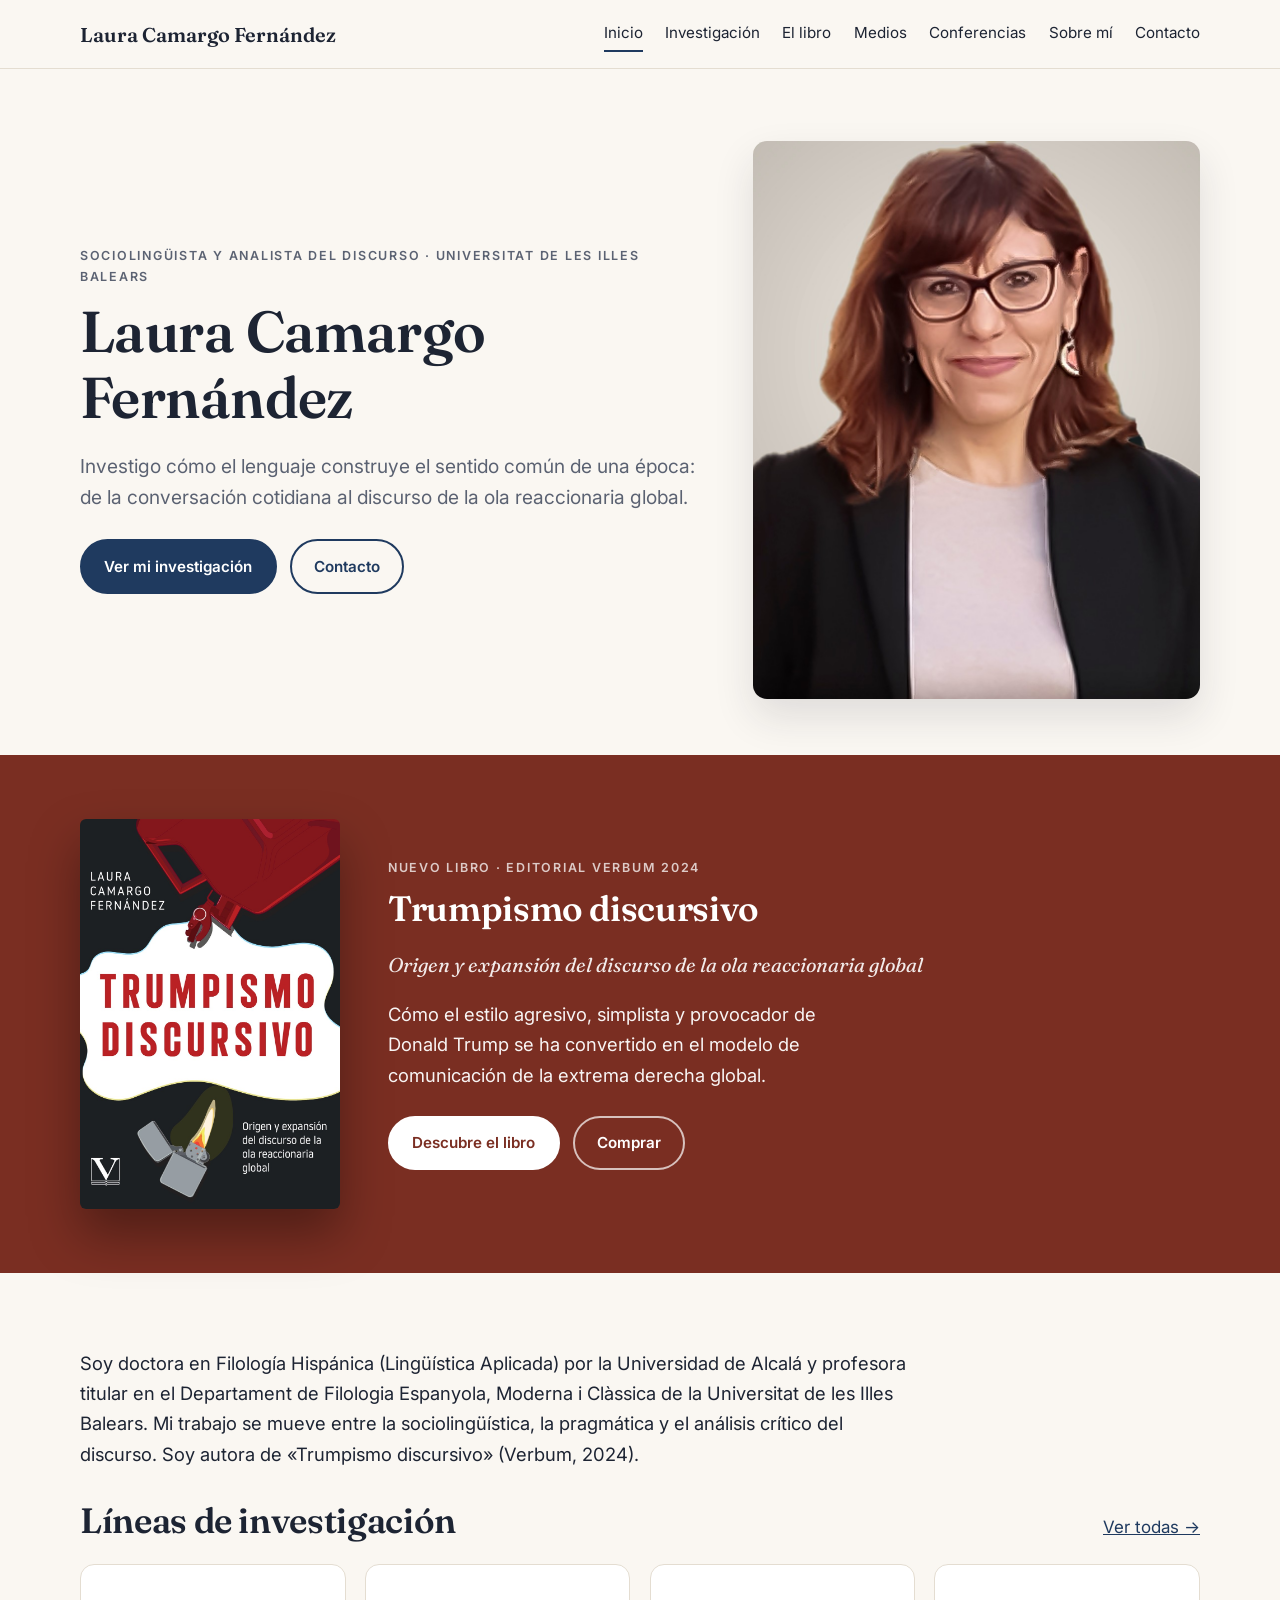
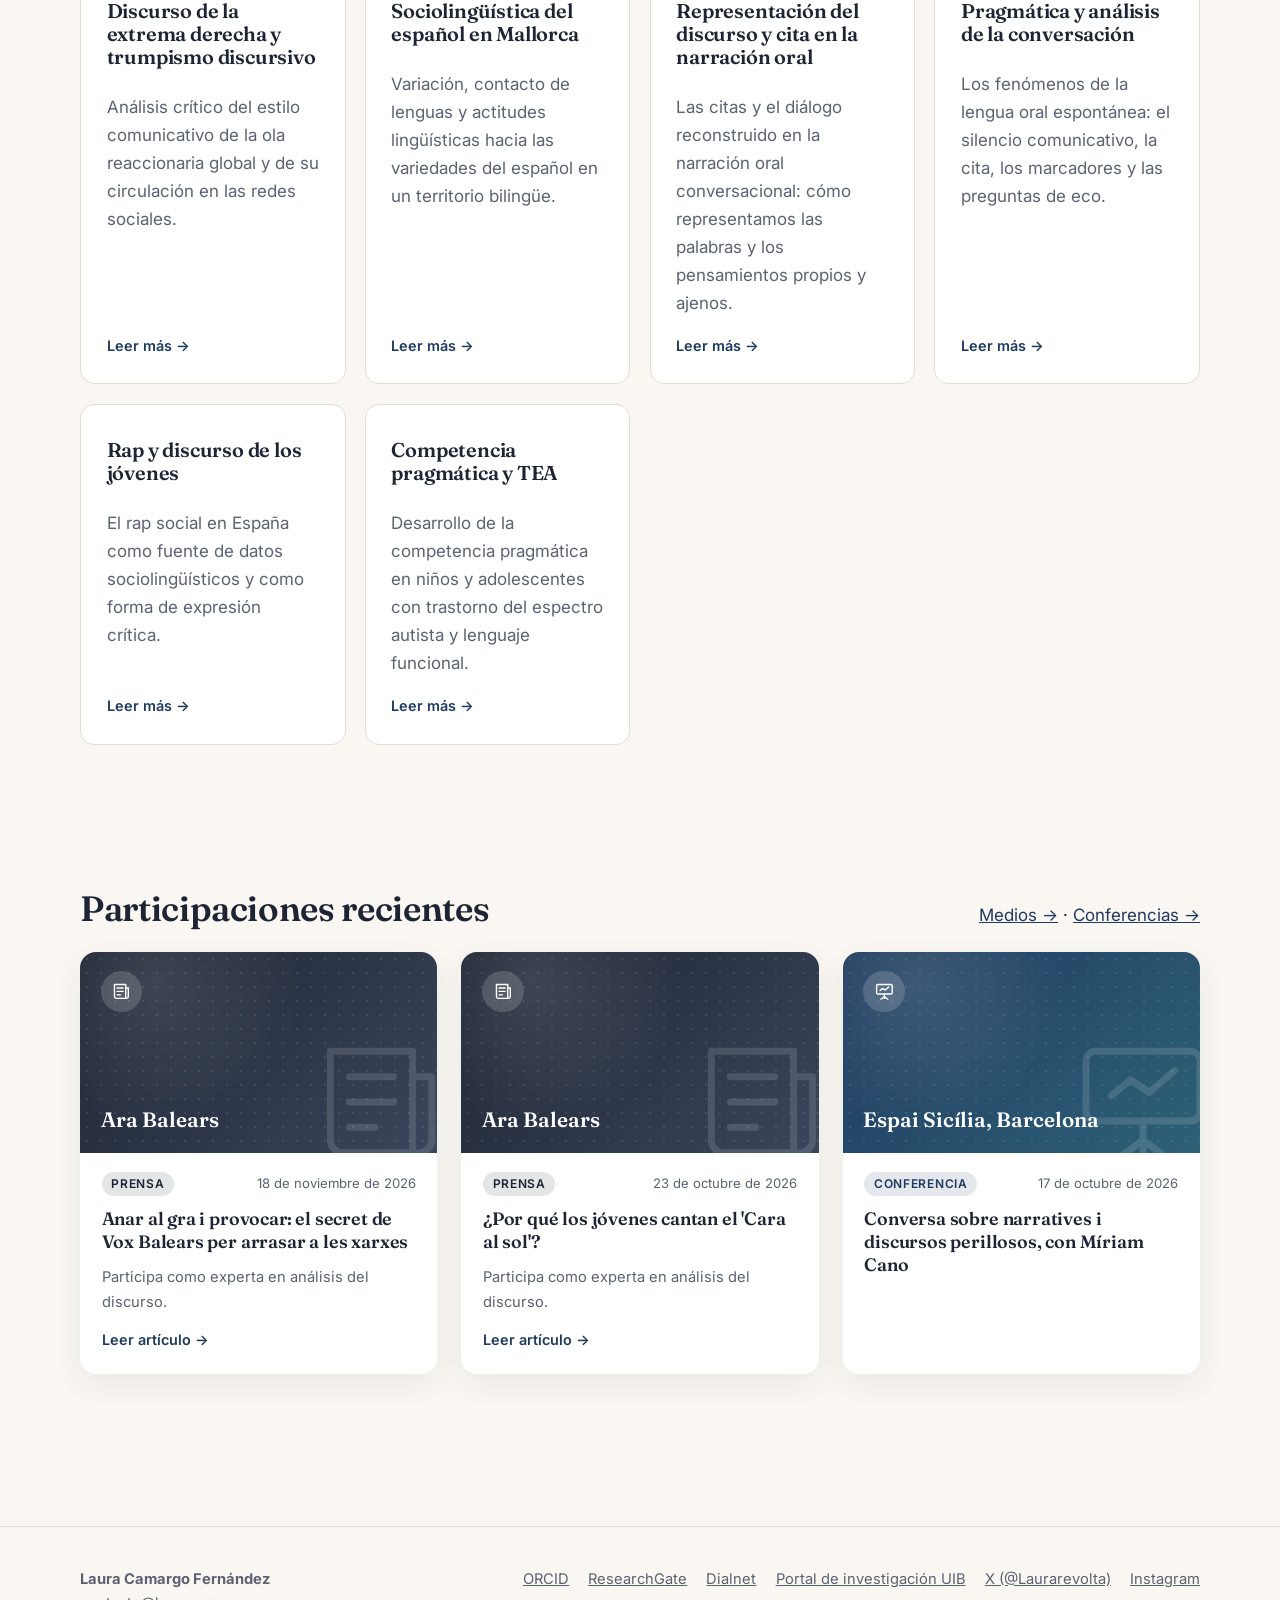
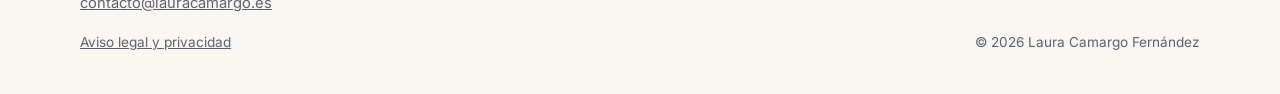
<file: index.html>
<!DOCTYPE html>
<html lang="es">
<head>
<meta charset="utf-8">
<meta name="viewport" content="width=device-width, initial-scale=1">
<title>Laura Camargo Fernández · Investigación</title>
<meta name="description" content="Web de la investigadora Laura Camargo Fernández: líneas de investigación, libro, medios y conferencias.">
<meta property="og:title" content="Laura Camargo Fernández · Investigación">
<meta property="og:description" content="Web de la investigadora Laura Camargo Fernández: líneas de investigación, libro, medios y conferencias.">
<link rel="icon" href="assets/favicon.svg" type="image/svg+xml">
<link rel="preconnect" href="https://fonts.googleapis.com">
<link rel="preconnect" href="https://fonts.gstatic.com" crossorigin>
<link href="https://fonts.googleapis.com/css2?family=Fraunces:opsz,wght@9..144,500;9..144,600&family=Inter:wght@400;600&display=swap" rel="stylesheet">
<link rel="stylesheet" href="assets/style.css">
</head>
<body data-page="inicio">
<header class="site-header" id="cabecera"></header>
<main id="main"><div class="wrap seccion" style="min-height:60vh"></div></main>
<footer class="site-footer" id="pie"></footer>
<script src="assets/app.js" defer></script>
</body>
</html>
</file>
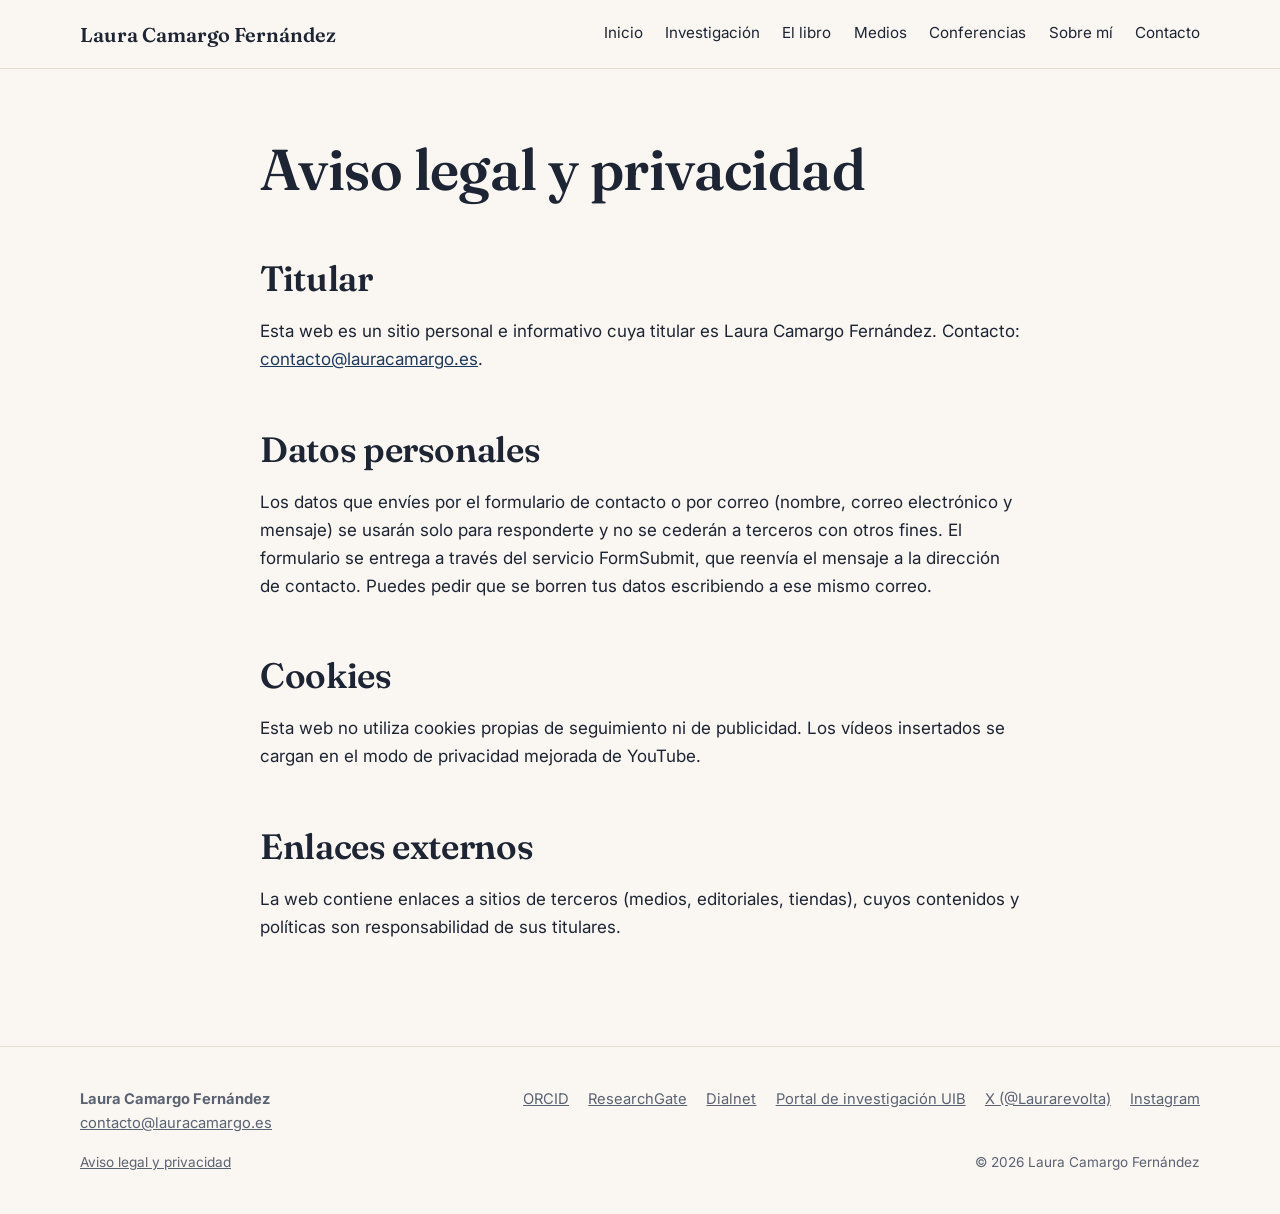
<file: aviso-legal.html>
<!DOCTYPE html>
<html lang="es">
<head>
<meta charset="utf-8">
<meta name="viewport" content="width=device-width, initial-scale=1">
<title>Aviso legal y privacidad · Laura Camargo Fernández</title>
<meta name="description" content="Aviso legal y política de privacidad.">
<meta property="og:title" content="Aviso legal y privacidad · Laura Camargo Fernández">
<meta property="og:description" content="Aviso legal y política de privacidad.">
<link rel="icon" href="assets/favicon.svg" type="image/svg+xml">
<link rel="preconnect" href="https://fonts.googleapis.com">
<link rel="preconnect" href="https://fonts.gstatic.com" crossorigin>
<link href="https://fonts.googleapis.com/css2?family=Fraunces:opsz,wght@9..144,500;9..144,600&family=Inter:wght@400;600&display=swap" rel="stylesheet">
<link rel="stylesheet" href="assets/style.css">
</head>
<body data-page="aviso-legal">
<header class="site-header" id="cabecera"></header>
<main id="main"><div class="wrap seccion" style="min-height:60vh"></div></main>
<footer class="site-footer" id="pie"></footer>
<script src="assets/app.js" defer></script>
</body>
</html>
</file>
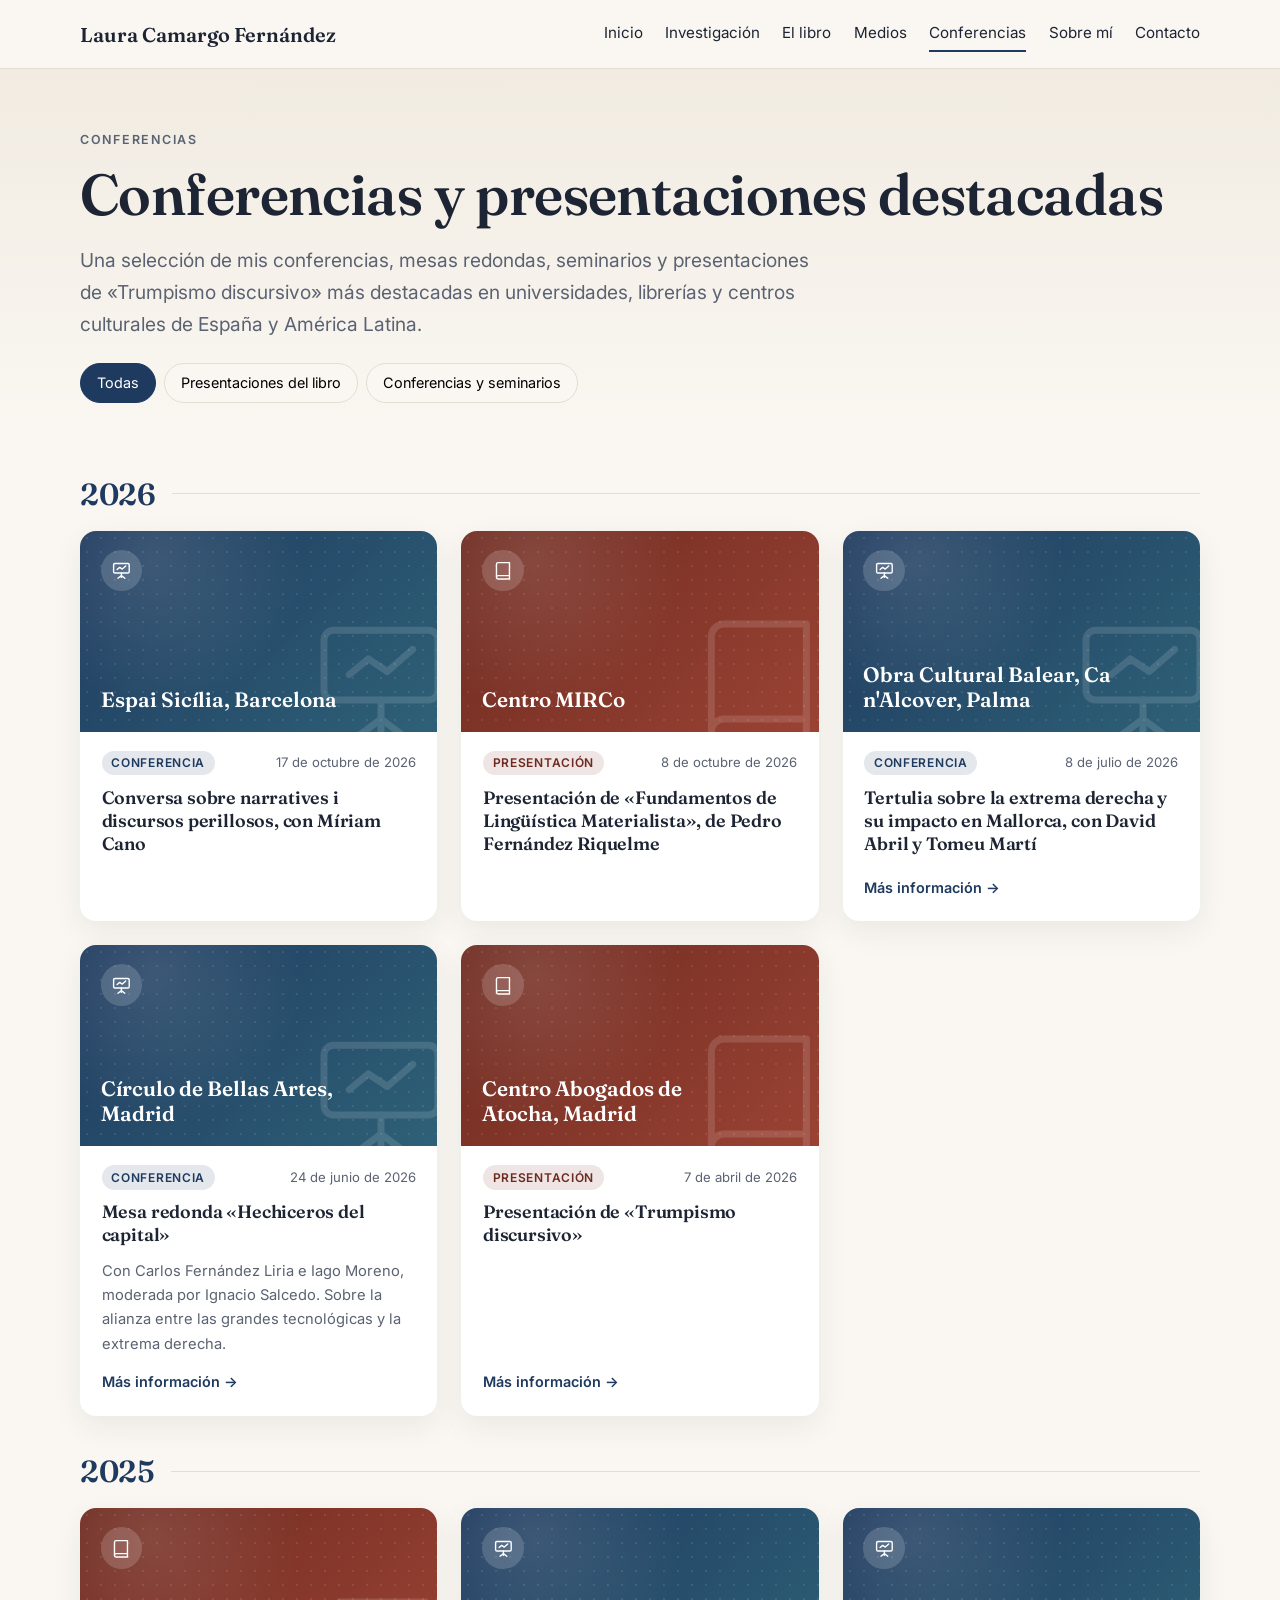
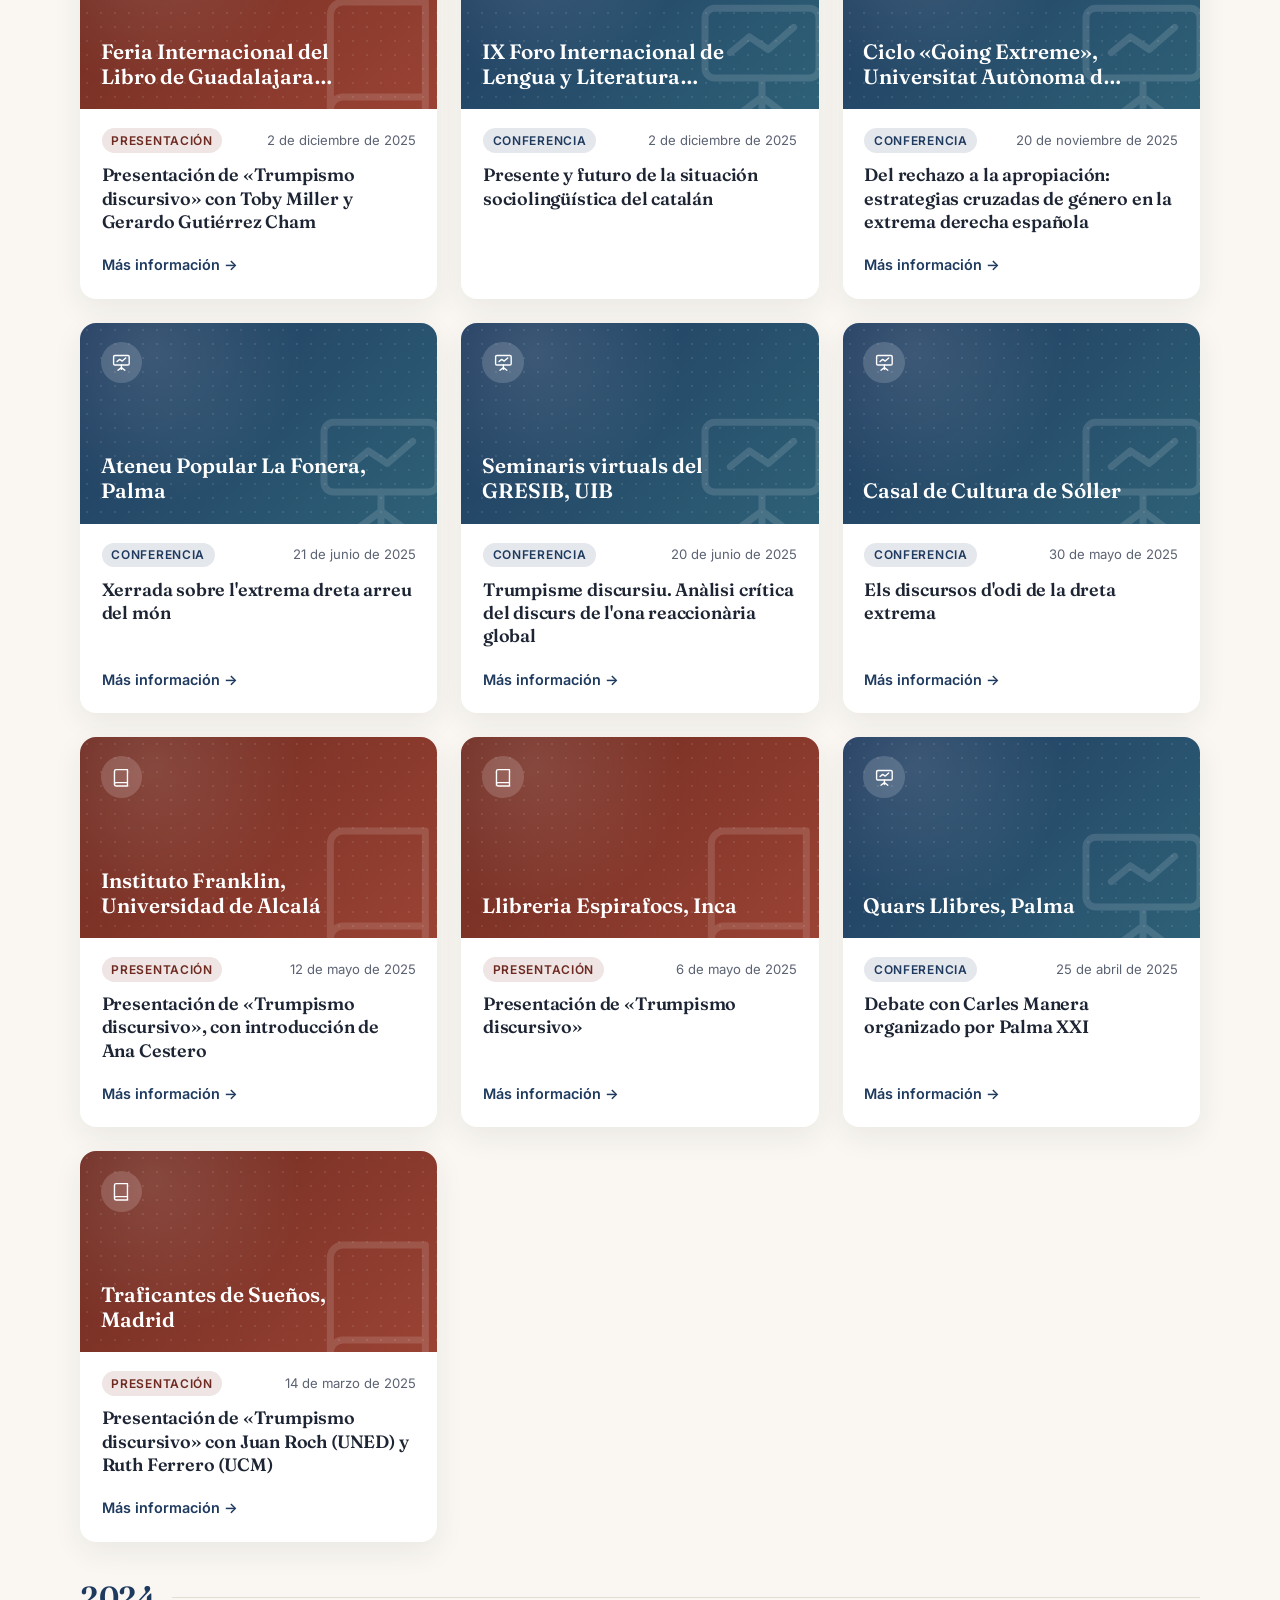
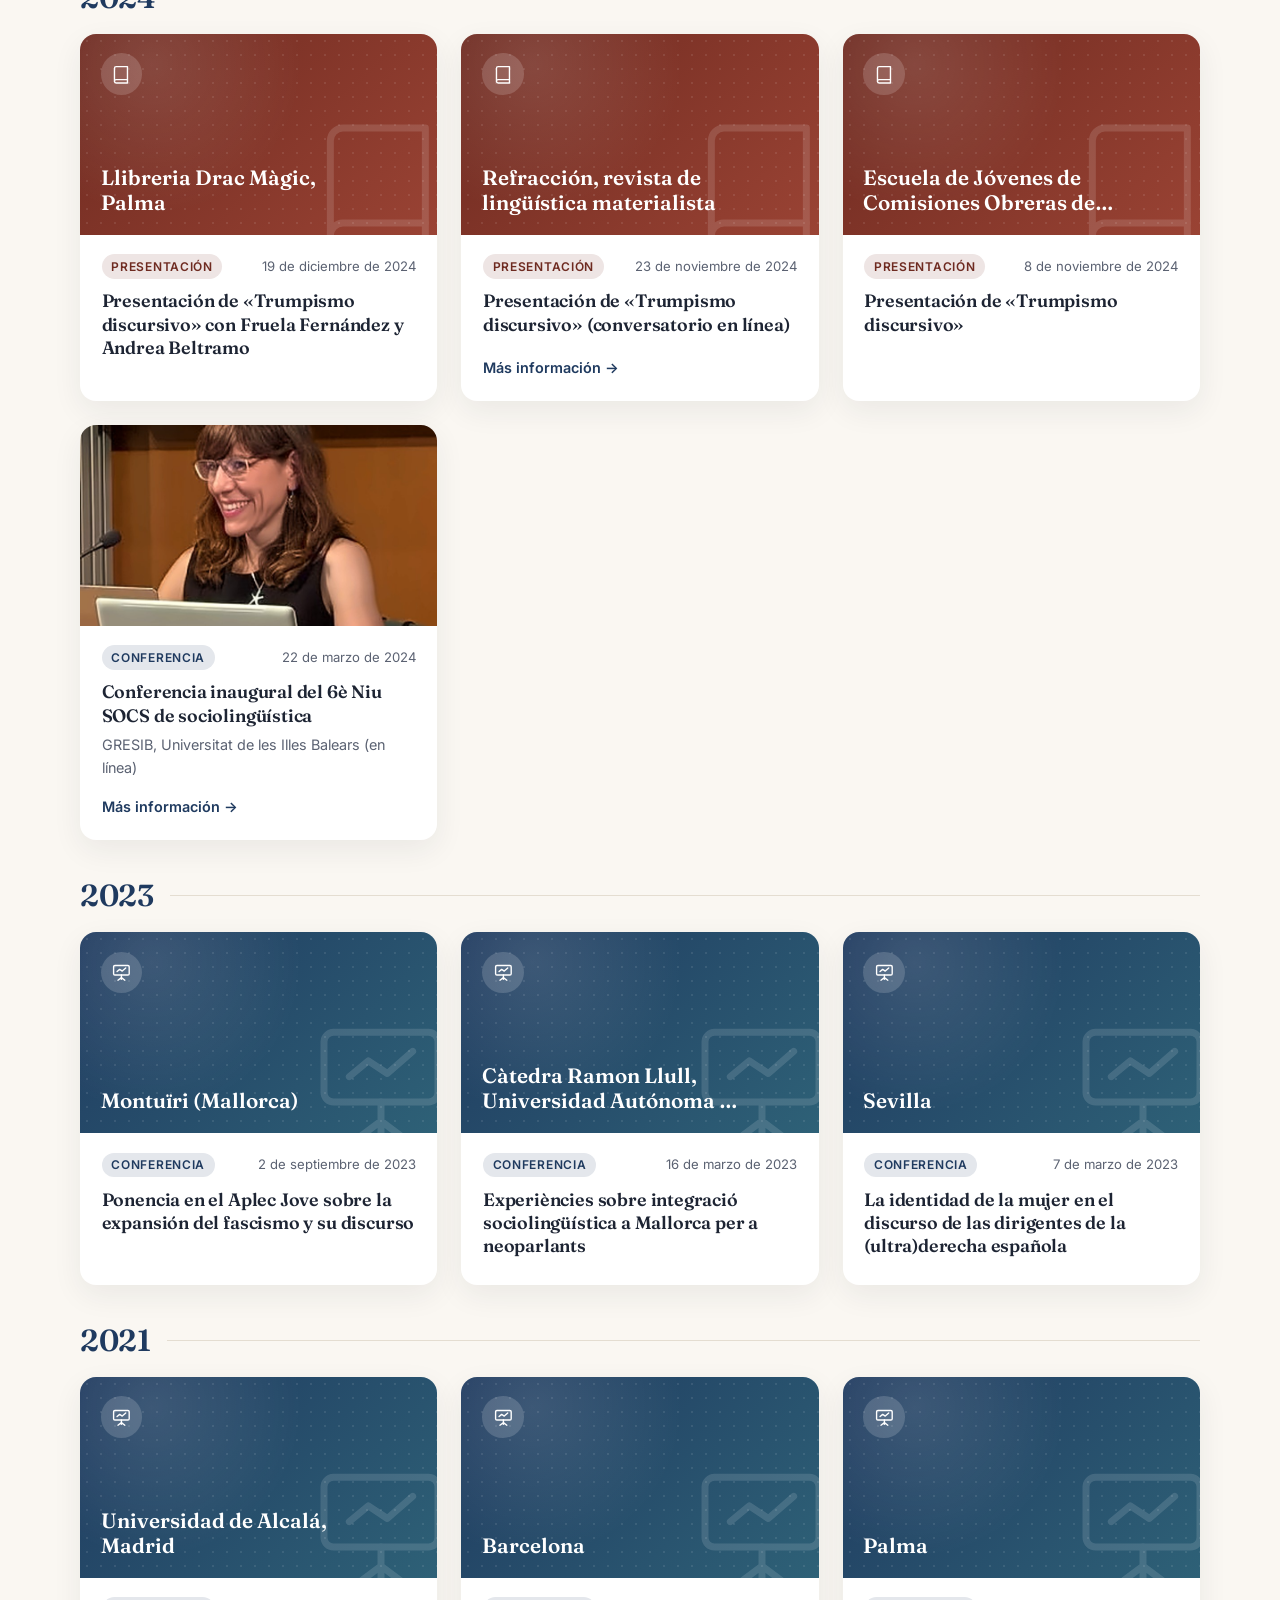
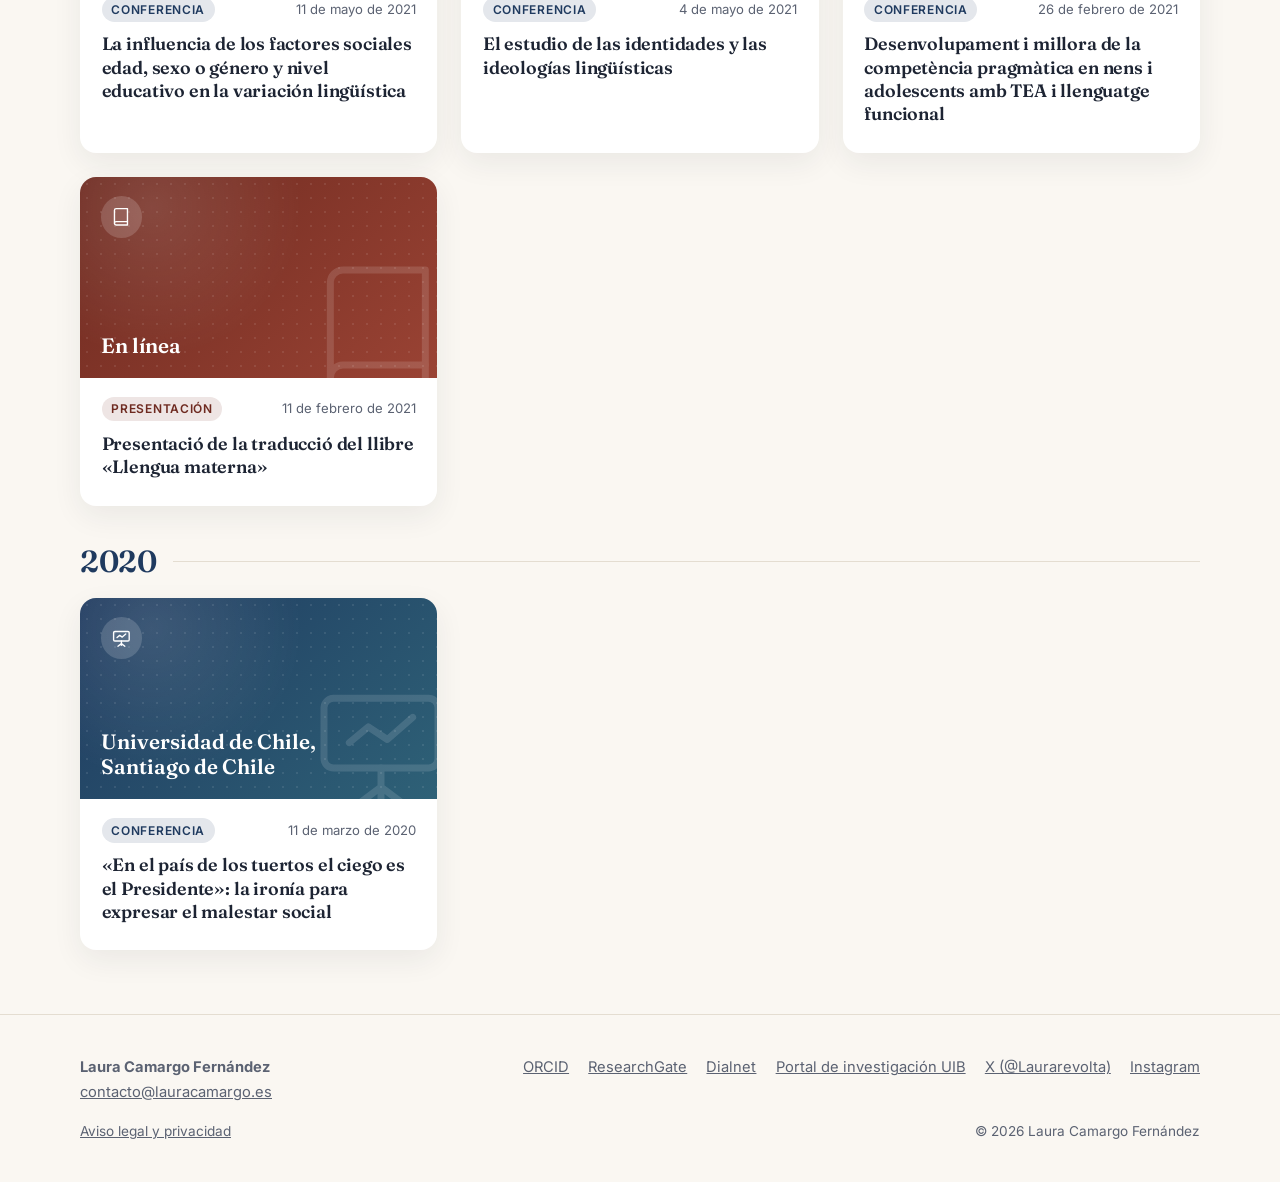
<file: conferencias.html>
<!DOCTYPE html>
<html lang="es">
<head>
<meta charset="utf-8">
<meta name="viewport" content="width=device-width, initial-scale=1">
<title>Conferencias · Laura Camargo Fernández</title>
<meta name="description" content="Conferencias, seminarios y presentaciones de «Trumpismo discursivo» de Laura Camargo Fernández.">
<meta property="og:title" content="Conferencias · Laura Camargo Fernández">
<meta property="og:description" content="Conferencias, seminarios y presentaciones de «Trumpismo discursivo» de Laura Camargo Fernández.">
<link rel="icon" href="assets/favicon.svg" type="image/svg+xml">
<link rel="preconnect" href="https://fonts.googleapis.com">
<link rel="preconnect" href="https://fonts.gstatic.com" crossorigin>
<link href="https://fonts.googleapis.com/css2?family=Fraunces:opsz,wght@9..144,500;9..144,600&family=Inter:wght@400;600&display=swap" rel="stylesheet">
<link rel="stylesheet" href="assets/style.css">
</head>
<body data-page="conferencias">
<header class="site-header" id="cabecera"></header>
<main id="main"><div class="wrap seccion" style="min-height:60vh"></div></main>
<footer class="site-footer" id="pie"></footer>
<script src="assets/app.js" defer></script>
</body>
</html>
</file>
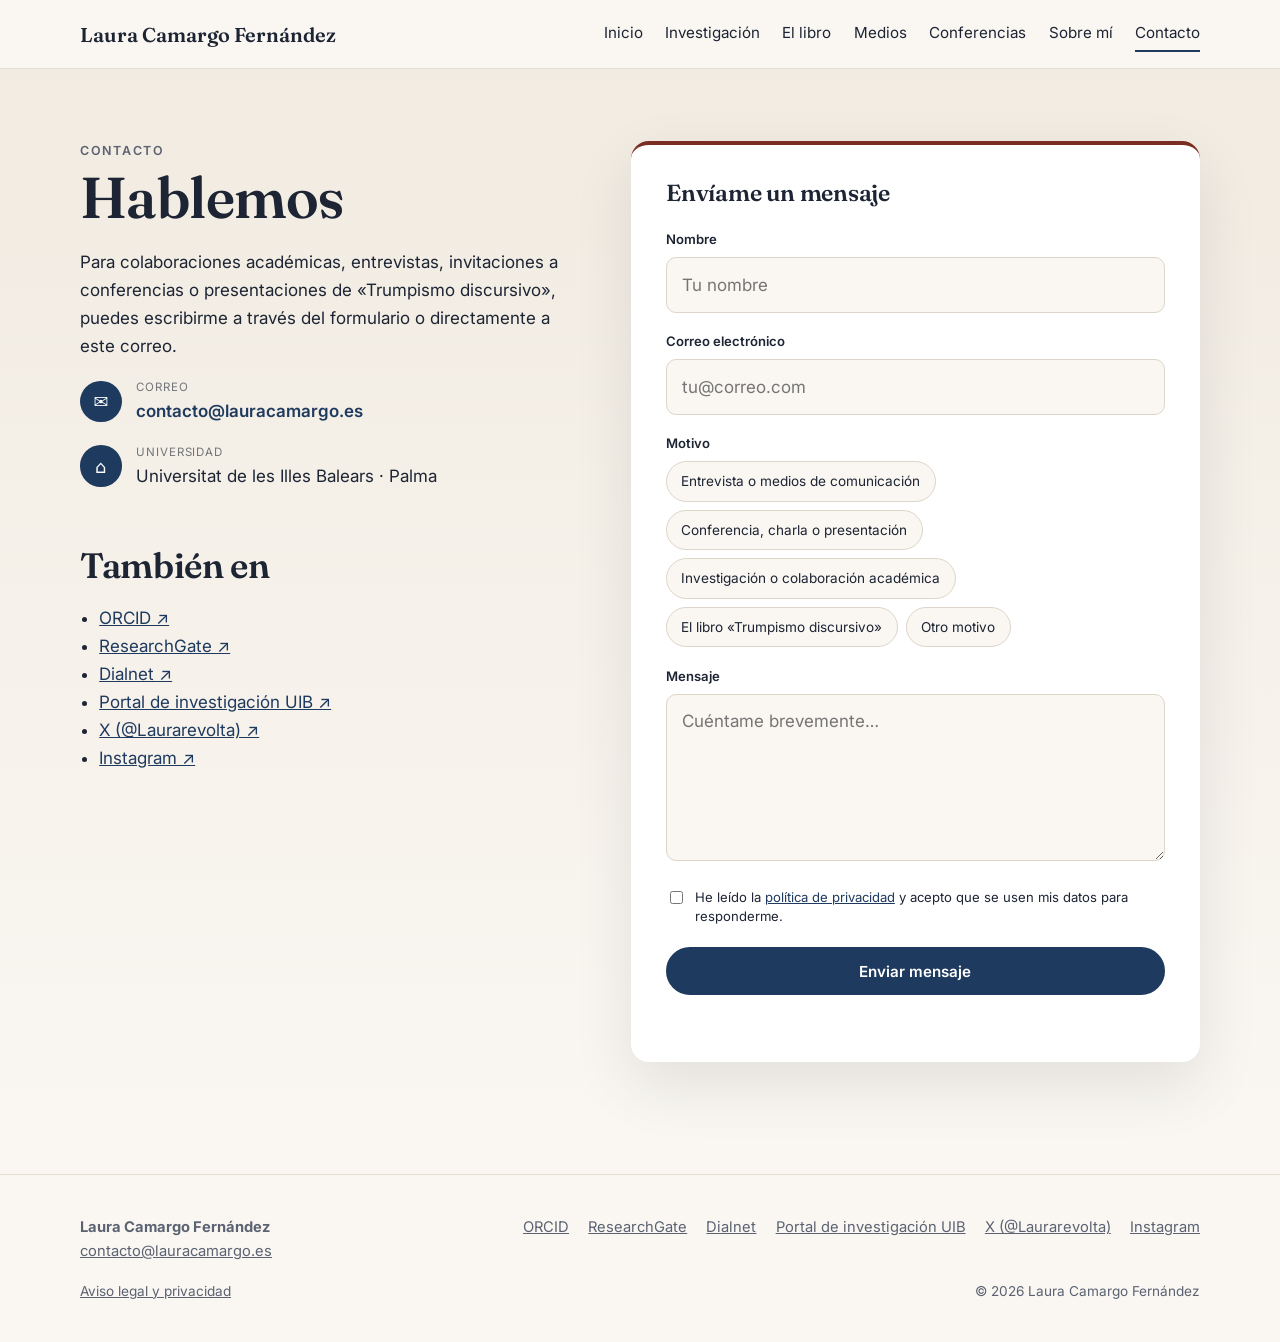
<file: contacto.html>
<!DOCTYPE html>
<html lang="es">
<head>
<meta charset="utf-8">
<meta name="viewport" content="width=device-width, initial-scale=1">
<title>Contacto · Laura Camargo Fernández</title>
<meta name="description" content="Contacto de Laura Camargo Fernández para prensa, conferencias y colaboraciones.">
<meta property="og:title" content="Contacto · Laura Camargo Fernández">
<meta property="og:description" content="Contacto de Laura Camargo Fernández para prensa, conferencias y colaboraciones.">
<link rel="icon" href="assets/favicon.svg" type="image/svg+xml">
<link rel="preconnect" href="https://fonts.googleapis.com">
<link rel="preconnect" href="https://fonts.gstatic.com" crossorigin>
<link href="https://fonts.googleapis.com/css2?family=Fraunces:opsz,wght@9..144,500;9..144,600&family=Inter:wght@400;600&display=swap" rel="stylesheet">
<link rel="stylesheet" href="assets/style.css">
</head>
<body data-page="contacto">
<header class="site-header" id="cabecera"></header>
<main id="main"><div class="wrap seccion" style="min-height:60vh"></div></main>
<footer class="site-footer" id="pie"></footer>
<script src="assets/app.js" defer></script>
</body>
</html>
</file>
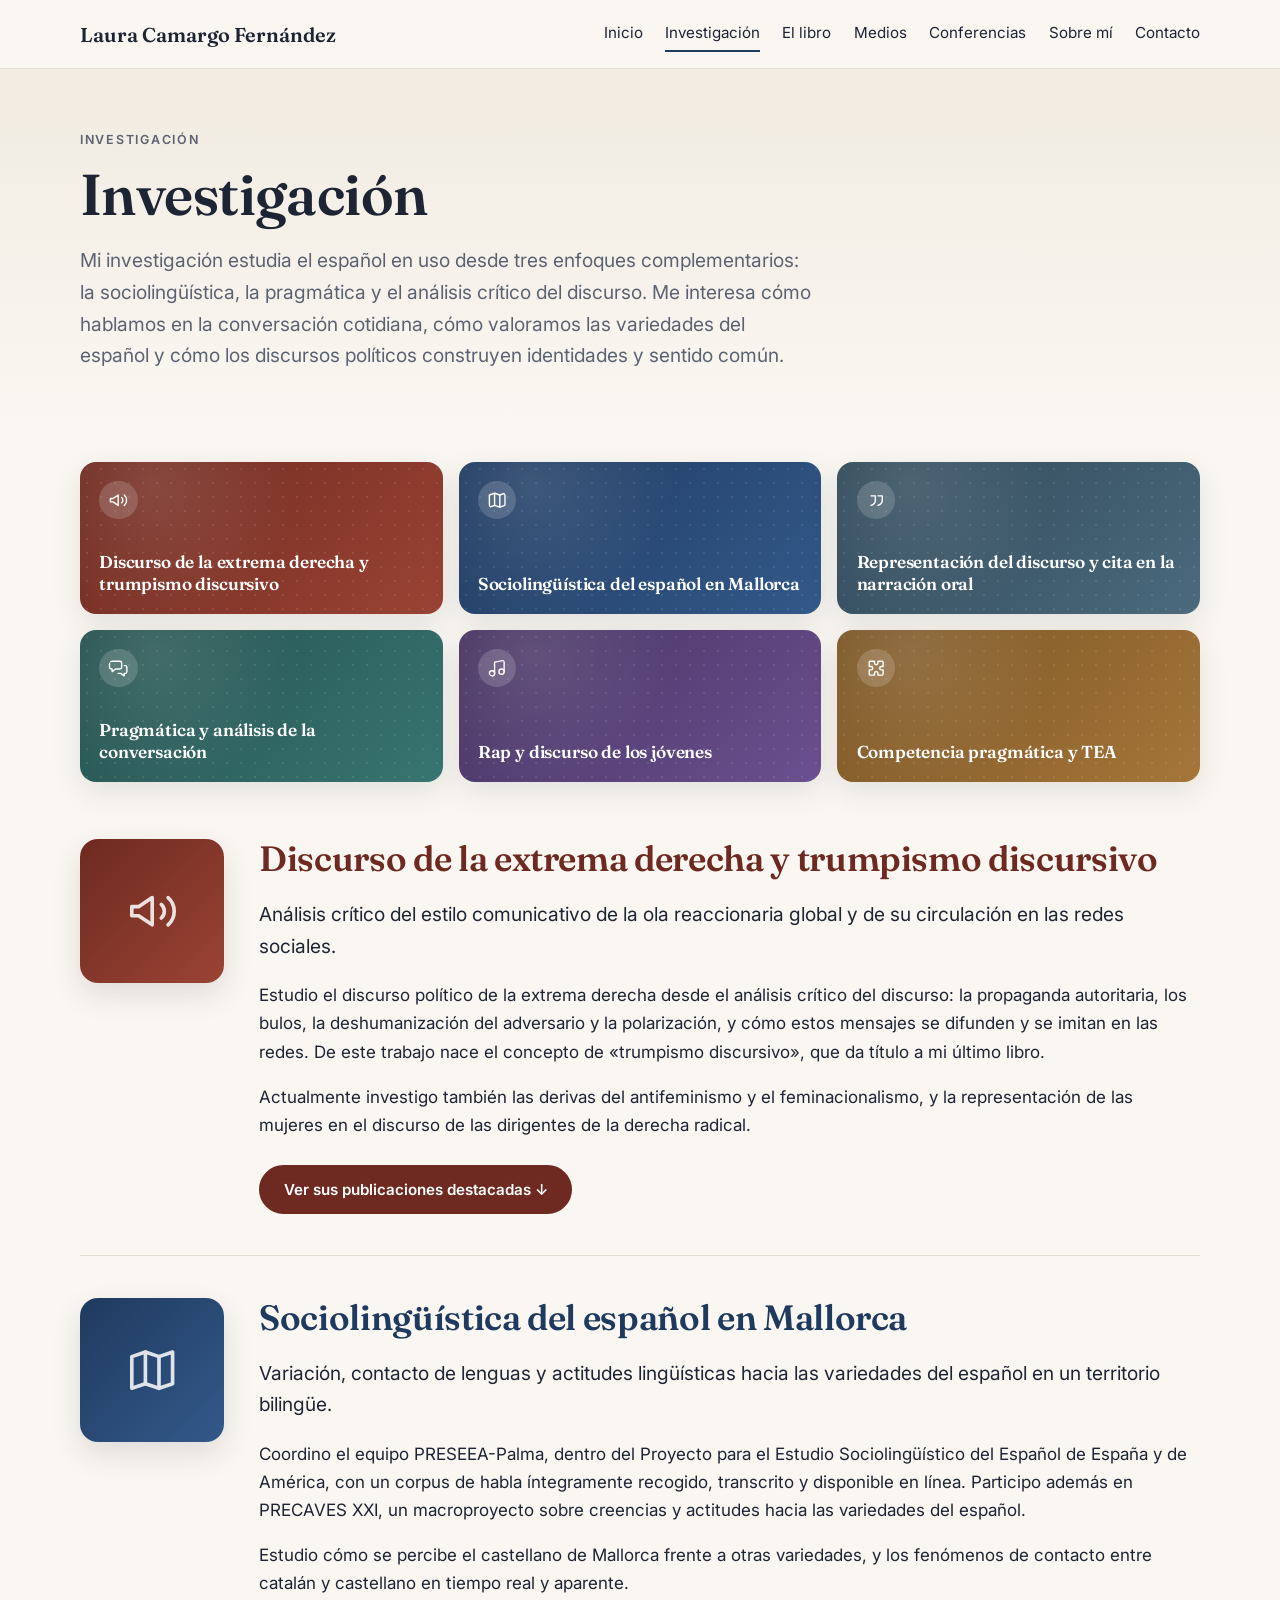
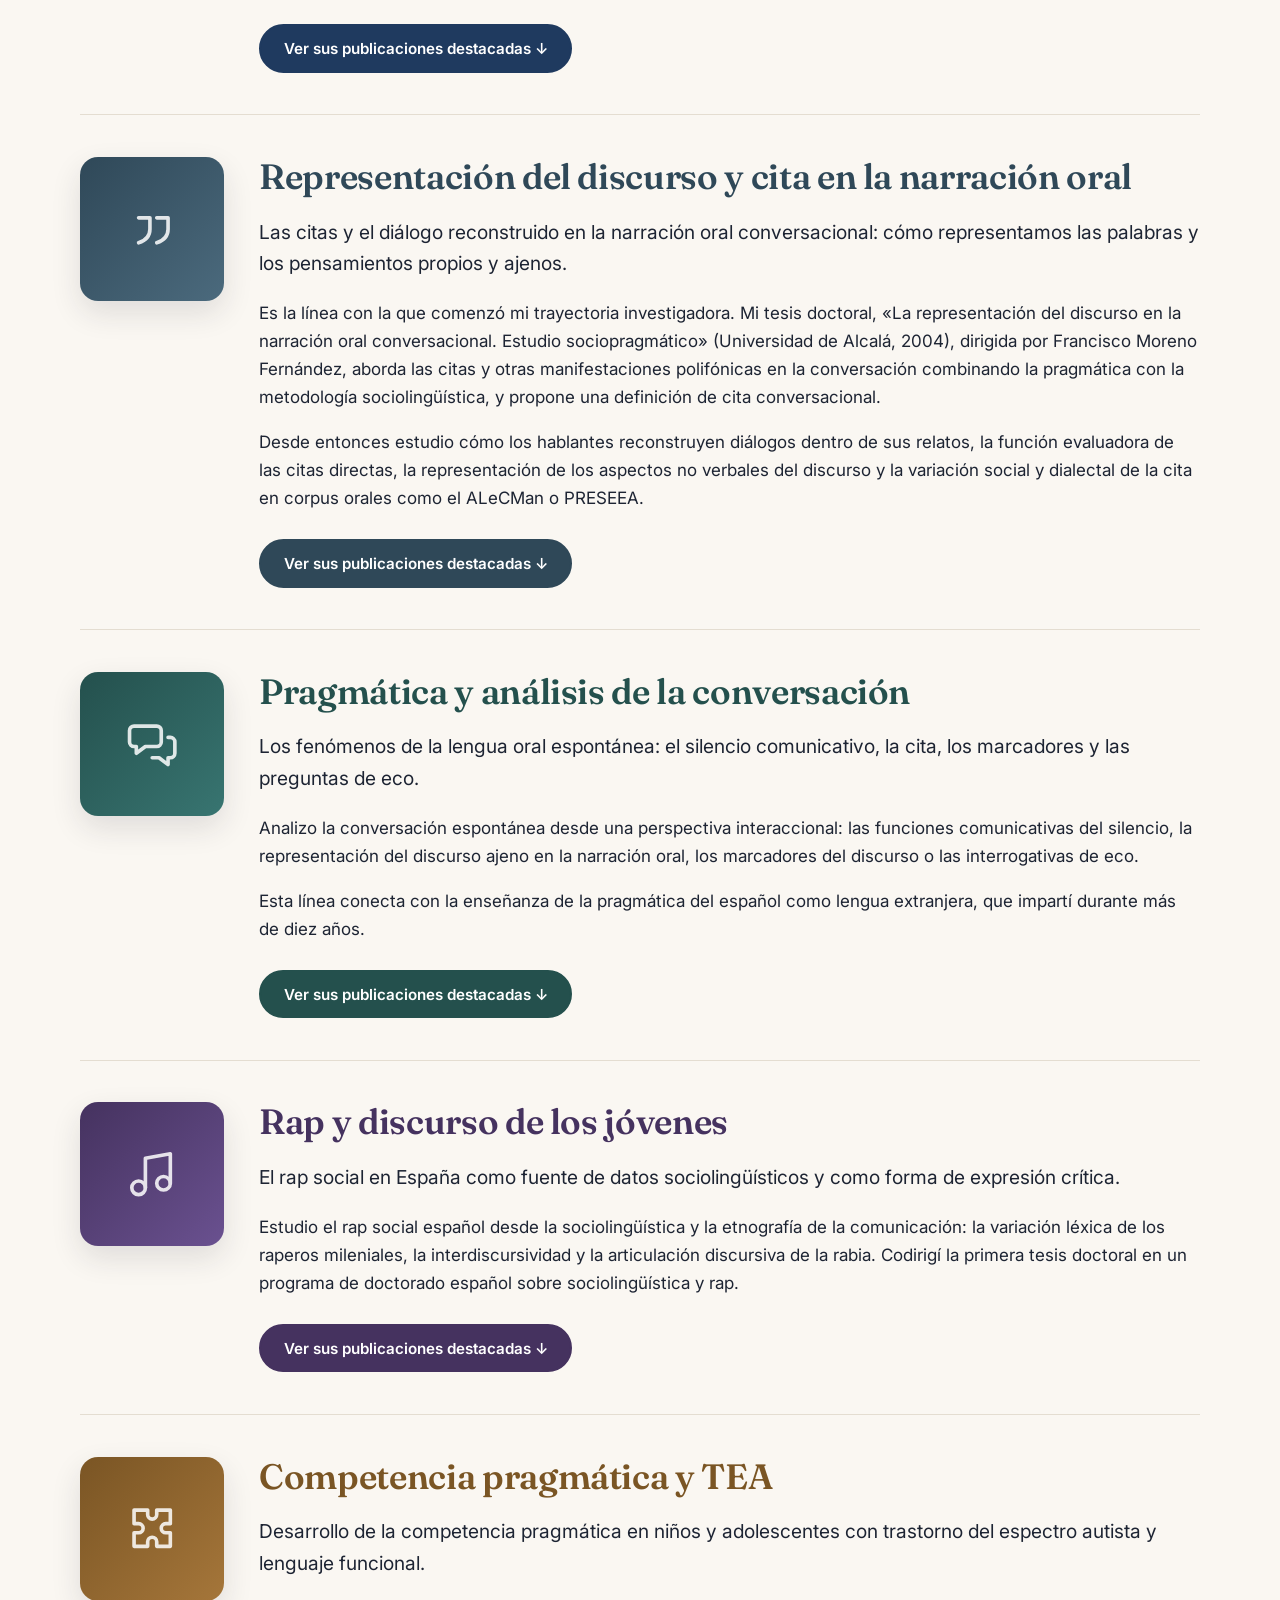
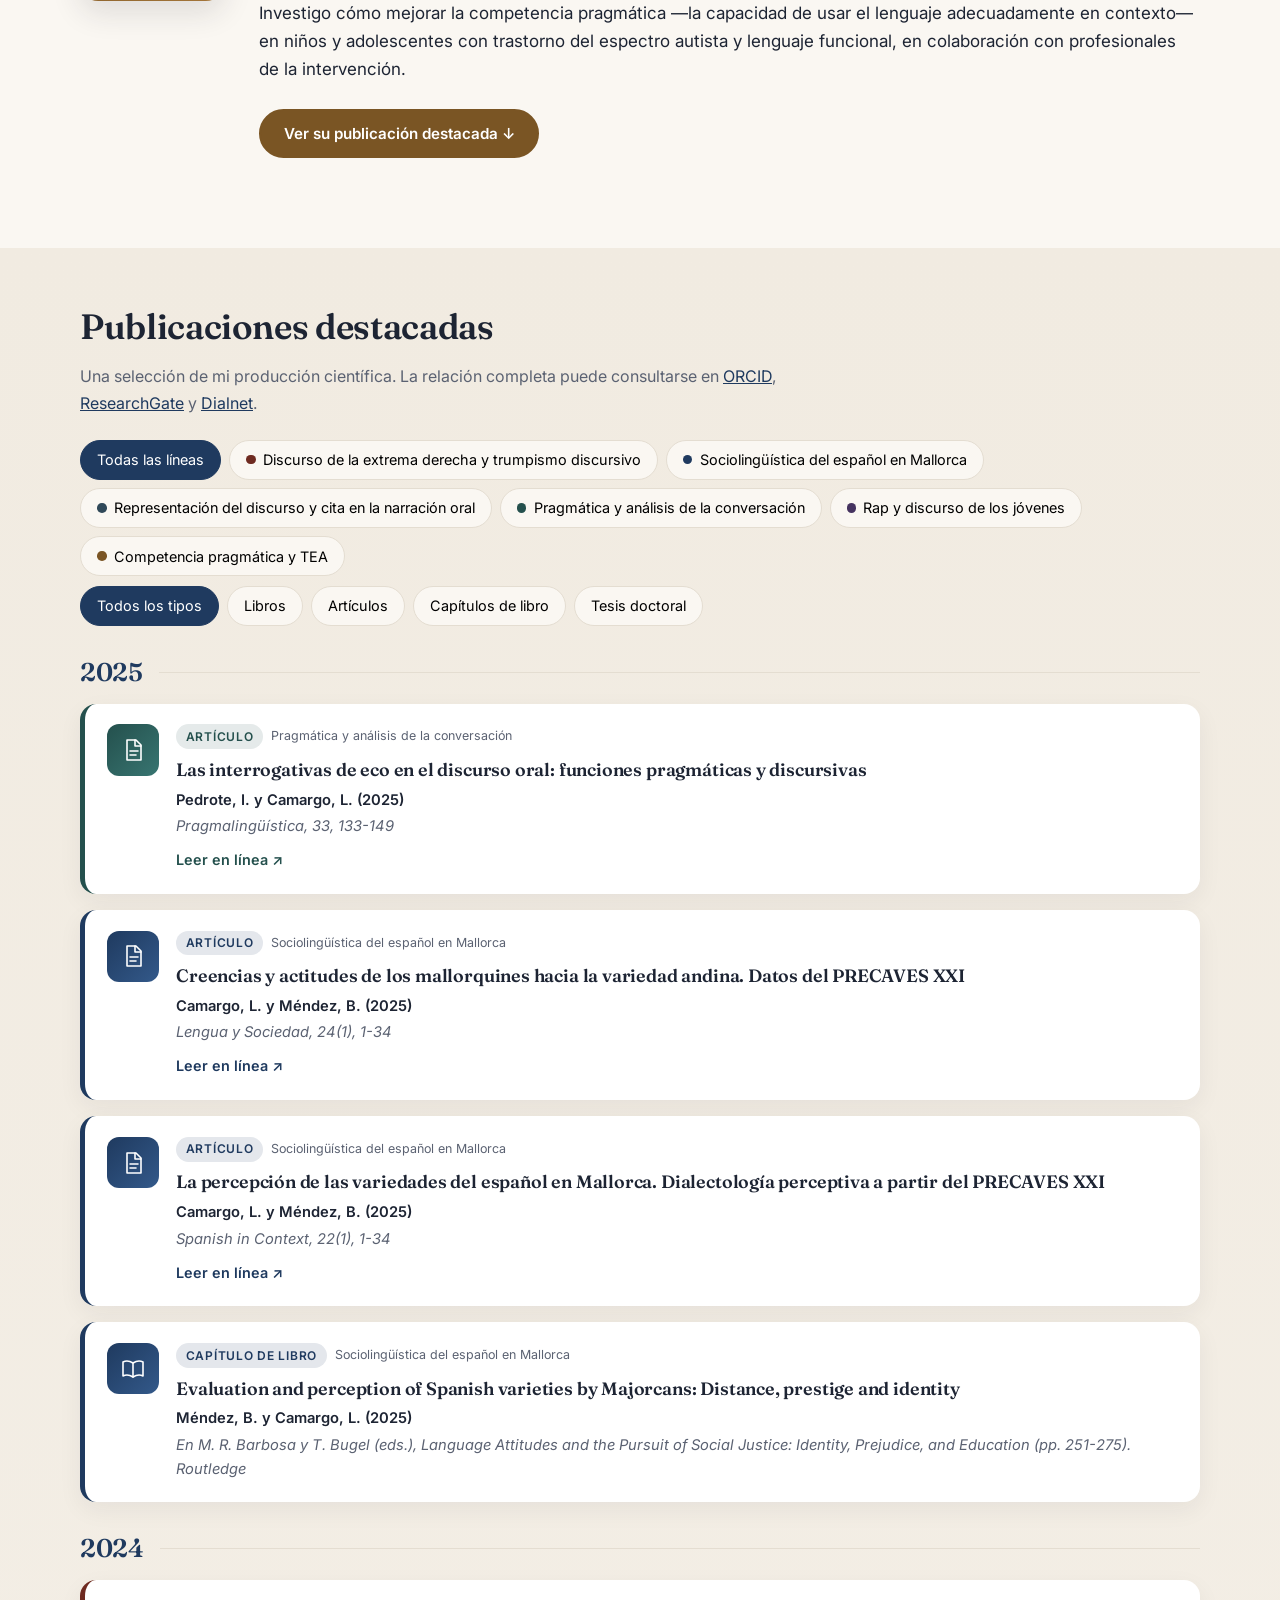
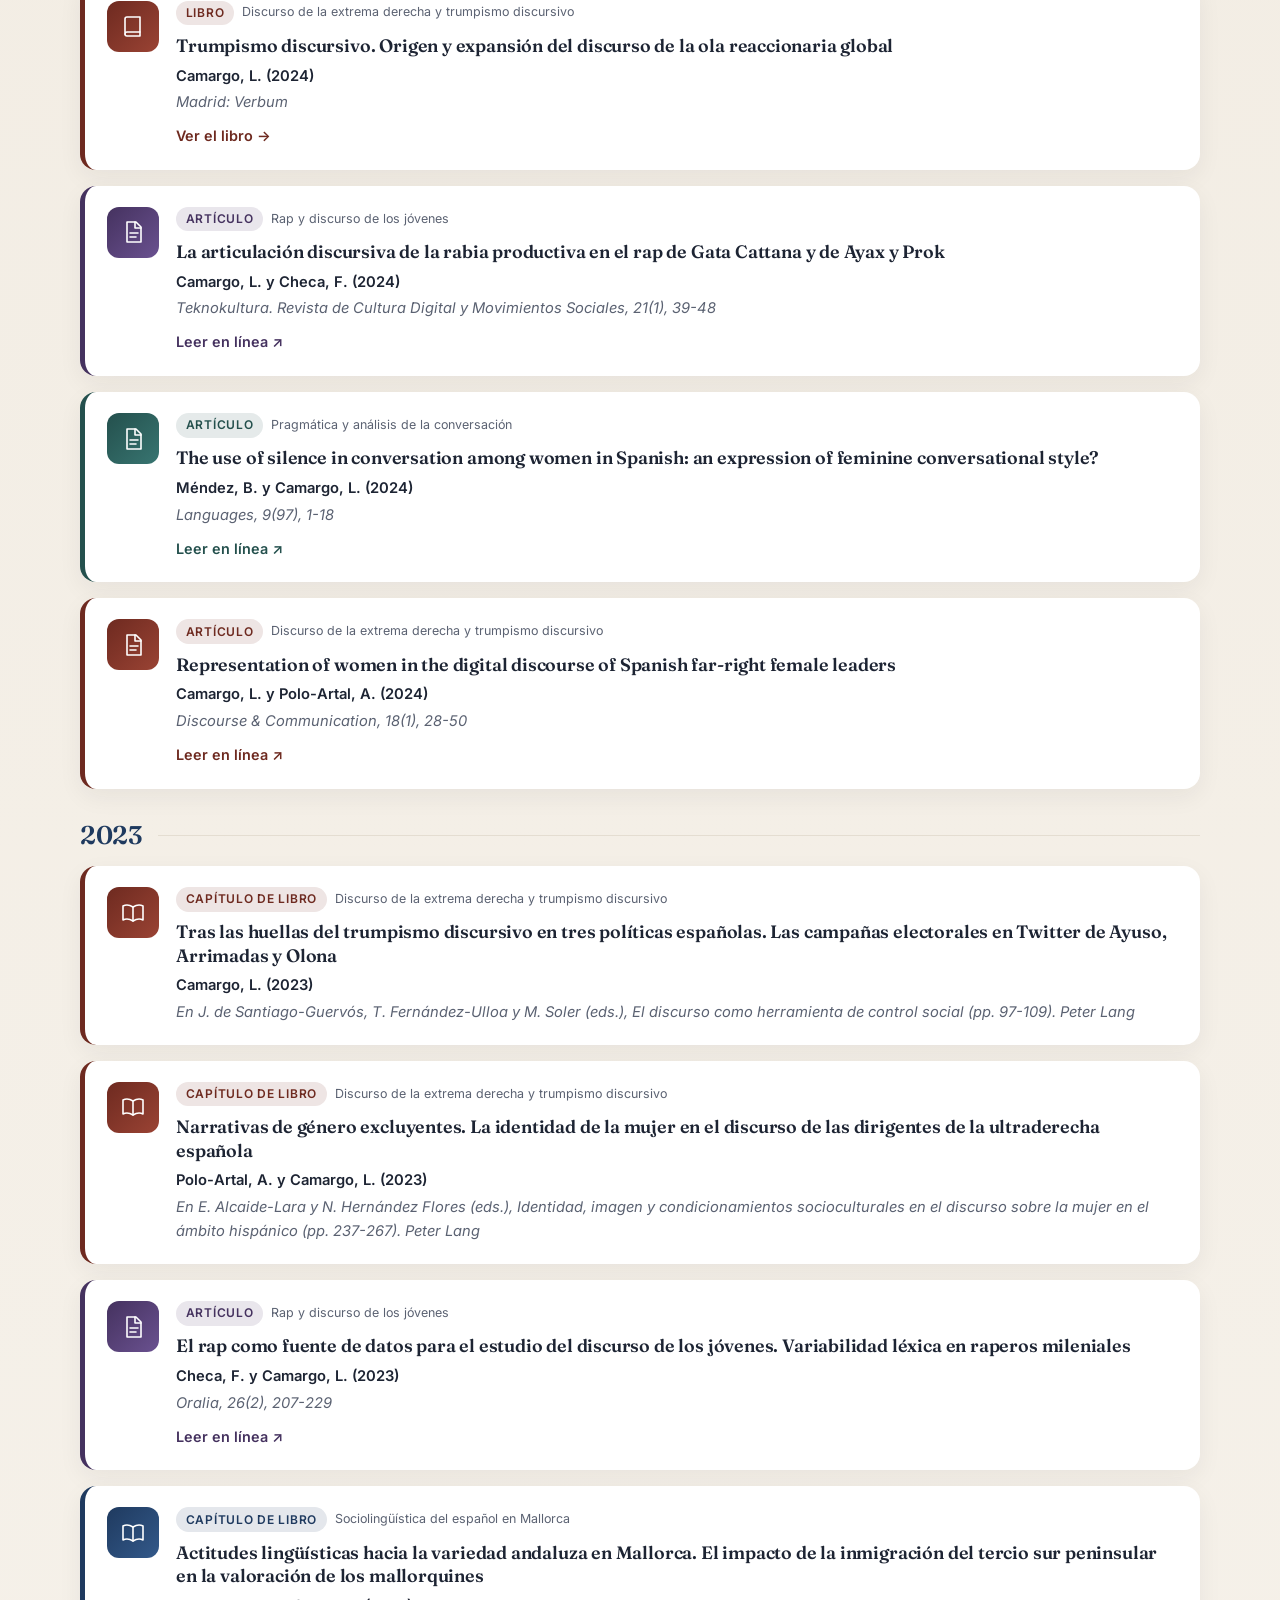
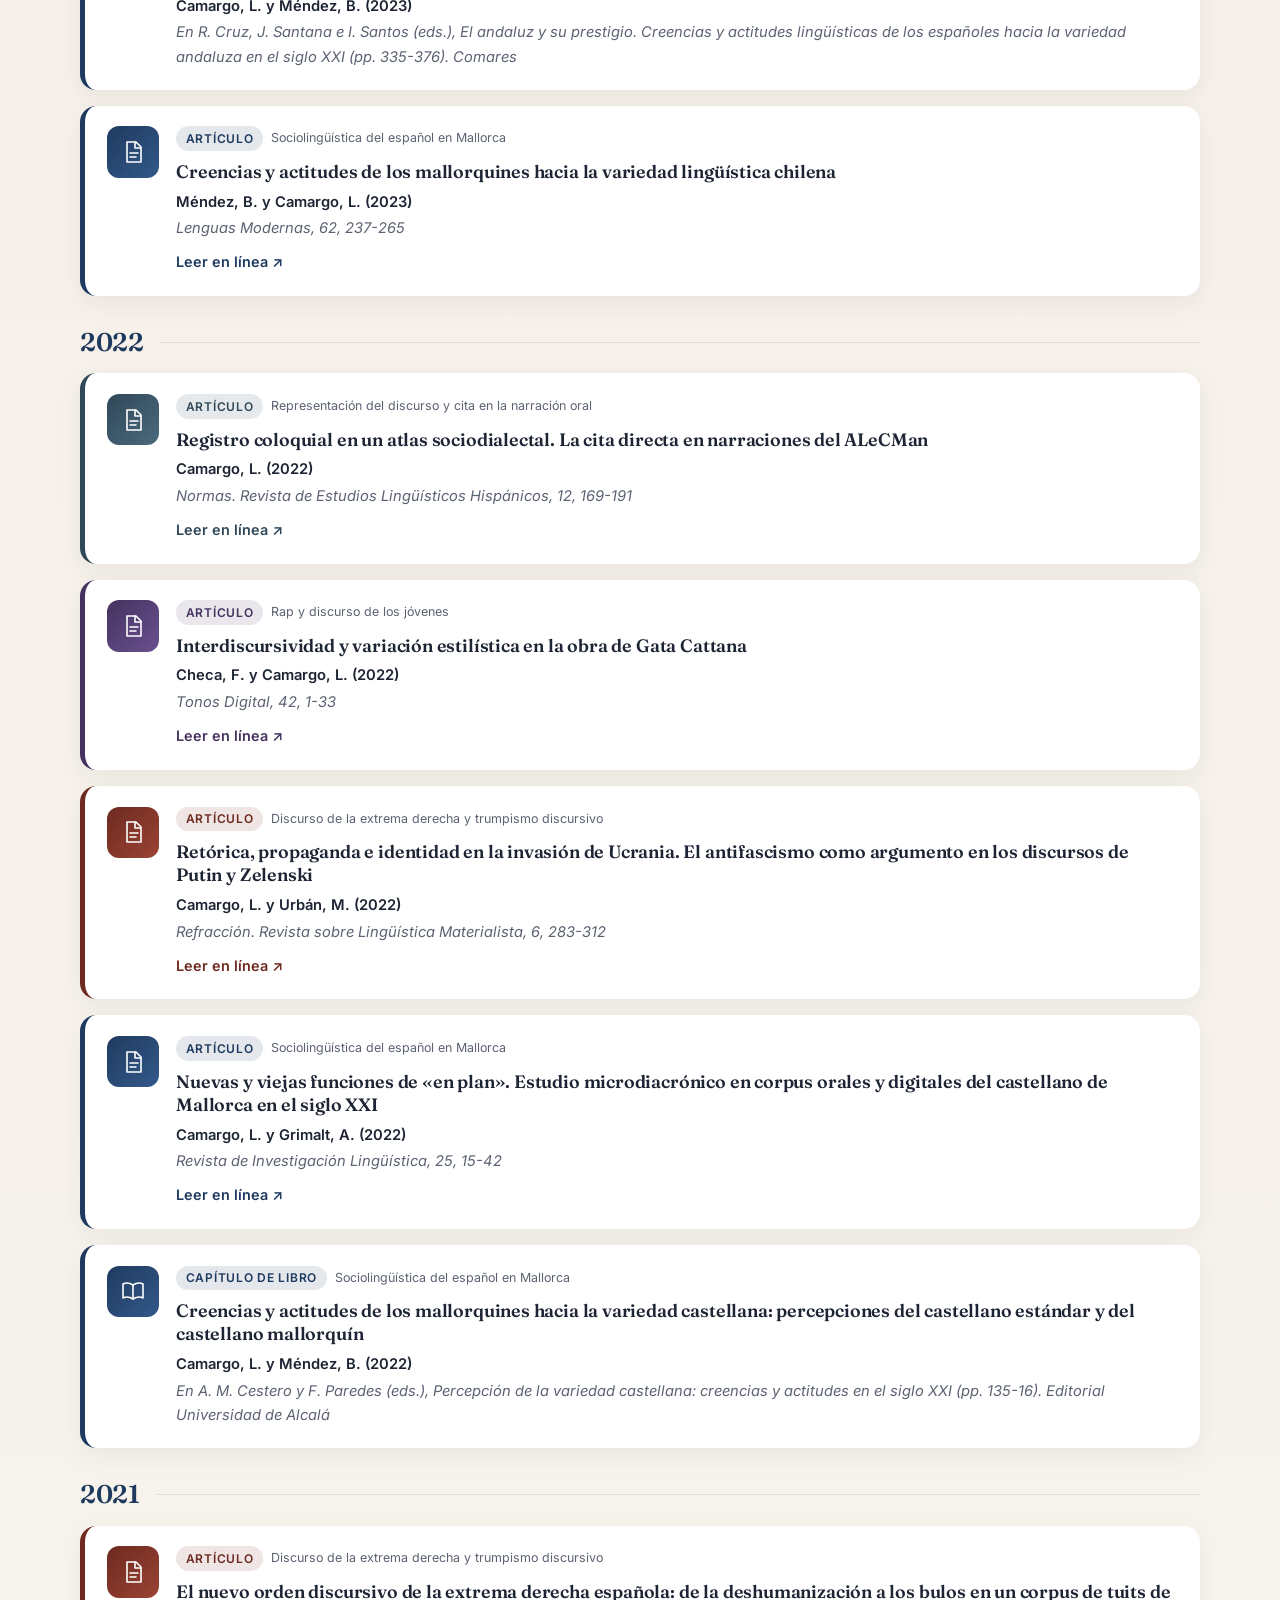
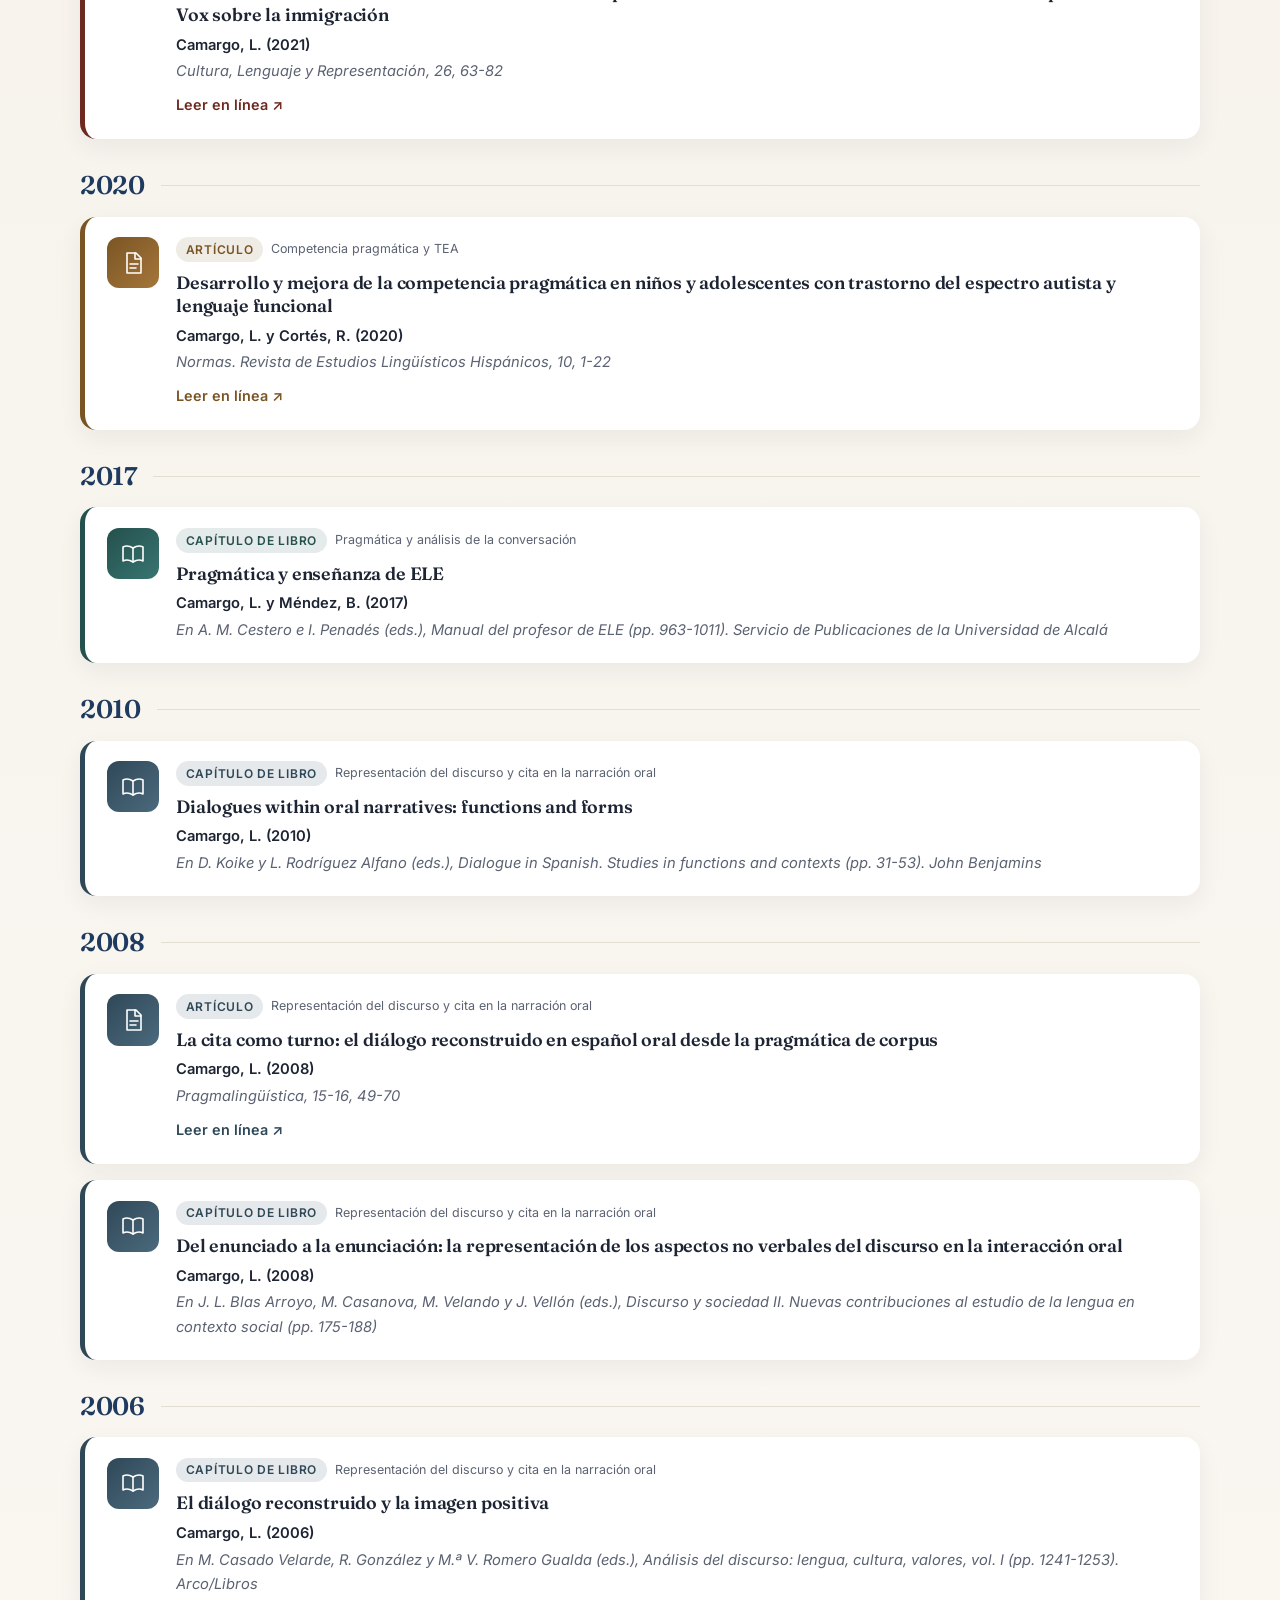
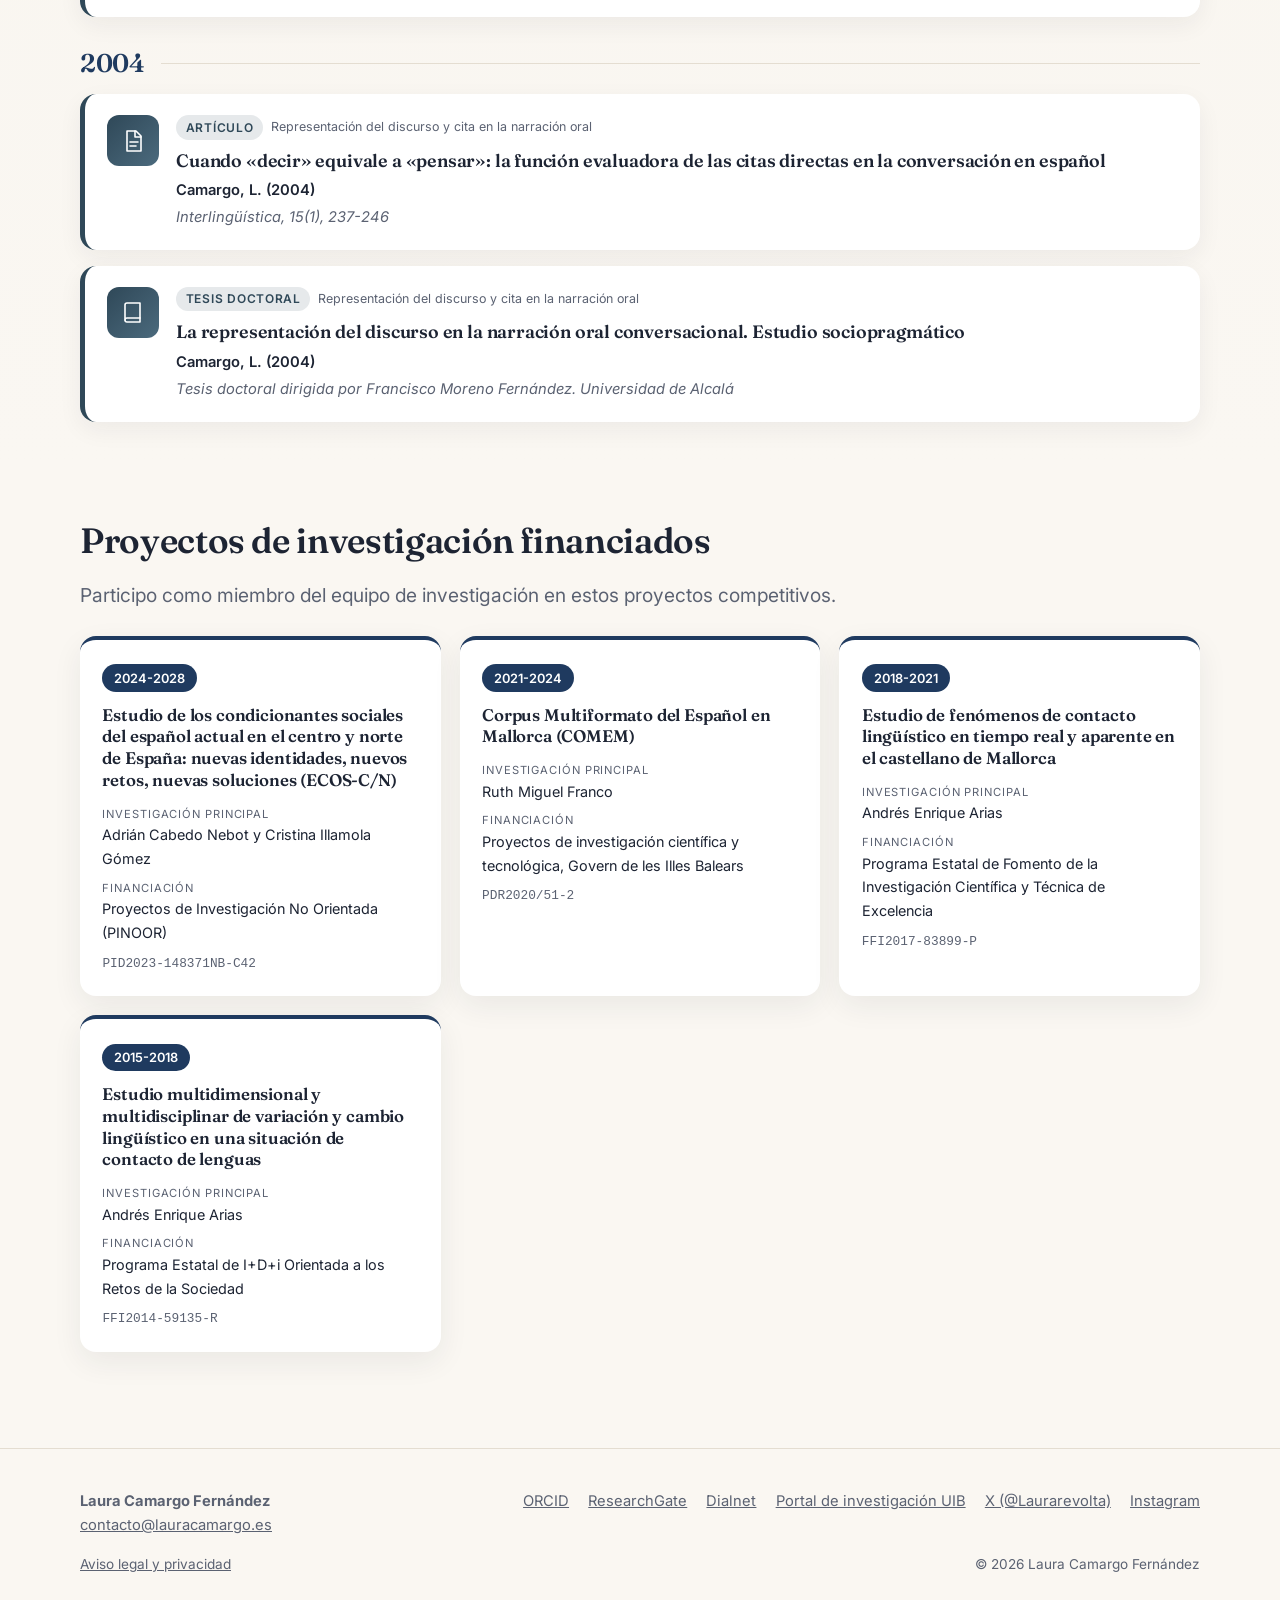
<file: investigacion.html>
<!DOCTYPE html>
<html lang="es">
<head>
<meta charset="utf-8">
<meta name="viewport" content="width=device-width, initial-scale=1">
<title>Investigación · Laura Camargo Fernández</title>
<meta name="description" content="Líneas de investigación y publicaciones de Laura Camargo Fernández.">
<meta property="og:title" content="Investigación · Laura Camargo Fernández">
<meta property="og:description" content="Líneas de investigación y publicaciones de Laura Camargo Fernández.">
<link rel="icon" href="assets/favicon.svg" type="image/svg+xml">
<link rel="preconnect" href="https://fonts.googleapis.com">
<link rel="preconnect" href="https://fonts.gstatic.com" crossorigin>
<link href="https://fonts.googleapis.com/css2?family=Fraunces:opsz,wght@9..144,500;9..144,600&family=Inter:wght@400;600&display=swap" rel="stylesheet">
<link rel="stylesheet" href="assets/style.css">
</head>
<body data-page="investigacion">
<header class="site-header" id="cabecera"></header>
<main id="main"><div class="wrap seccion" style="min-height:60vh"></div></main>
<footer class="site-footer" id="pie"></footer>
<script src="assets/app.js" defer></script>
</body>
</html>
</file>
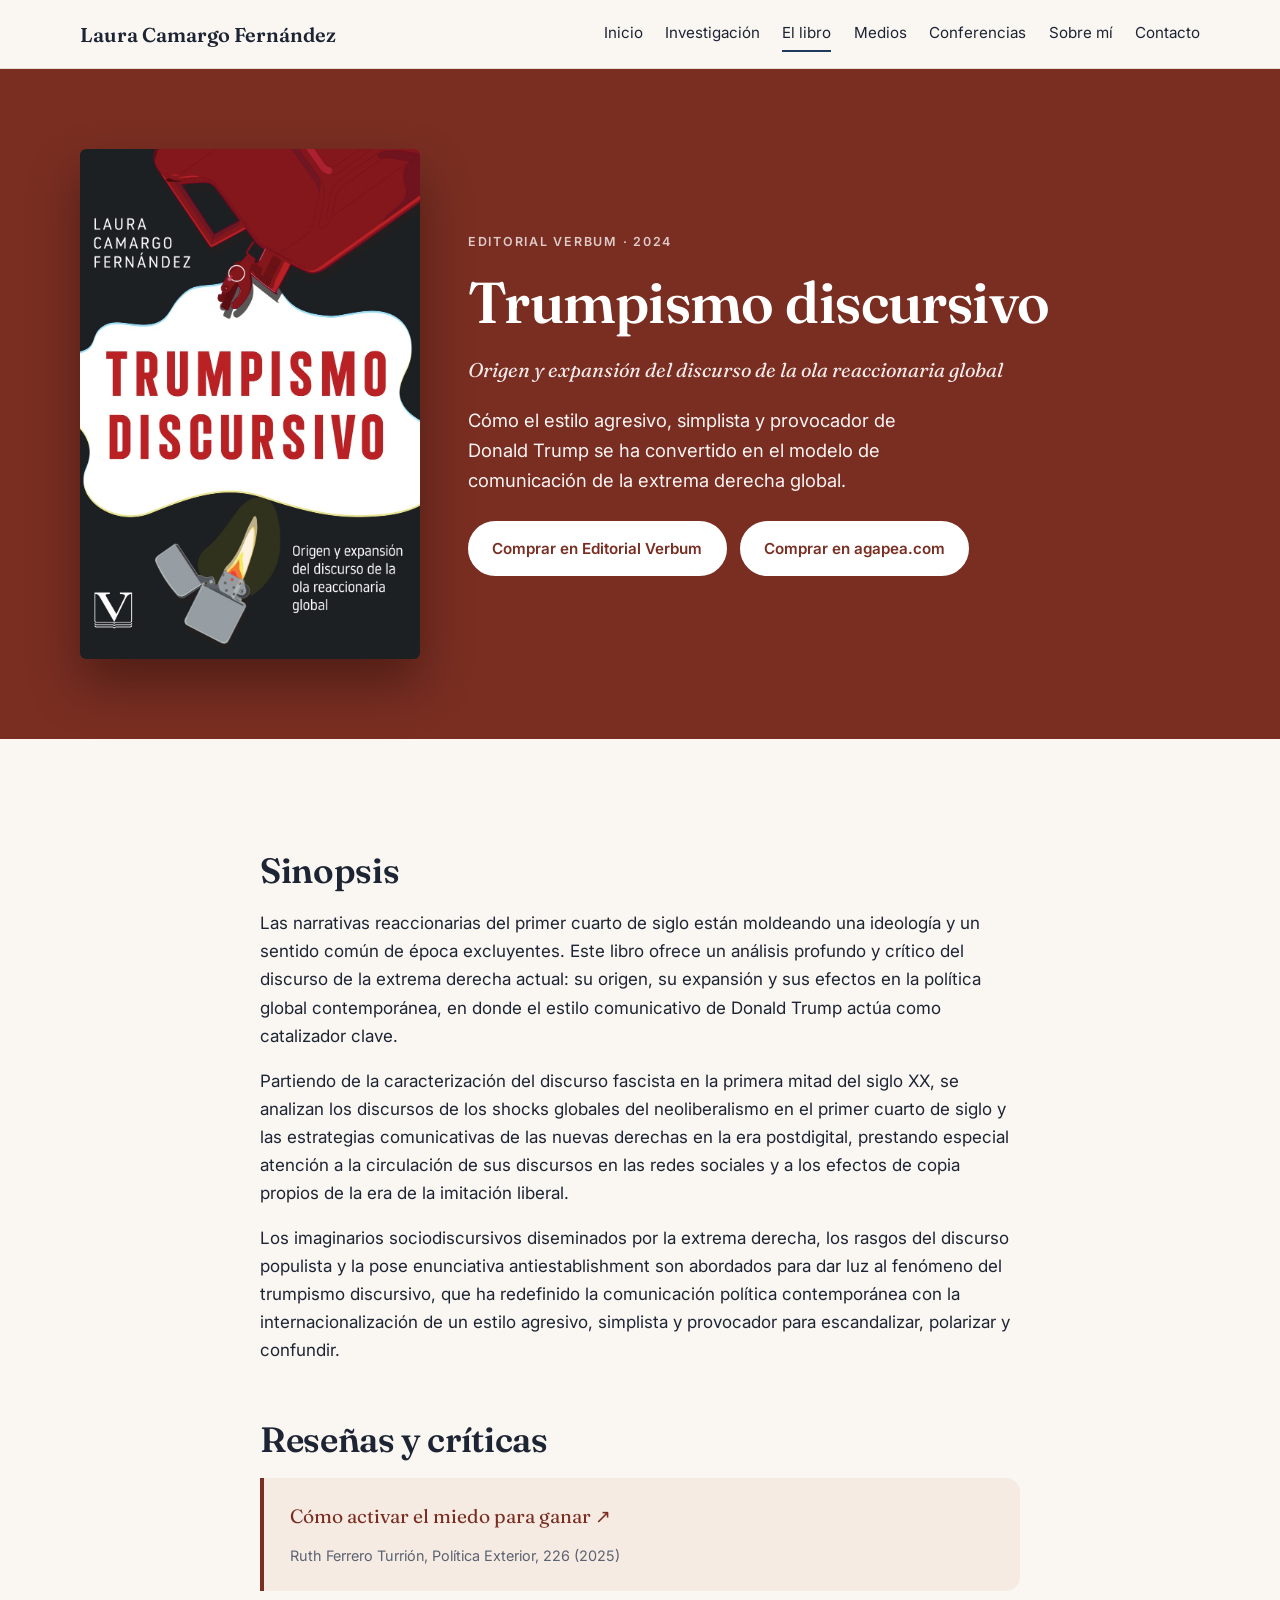
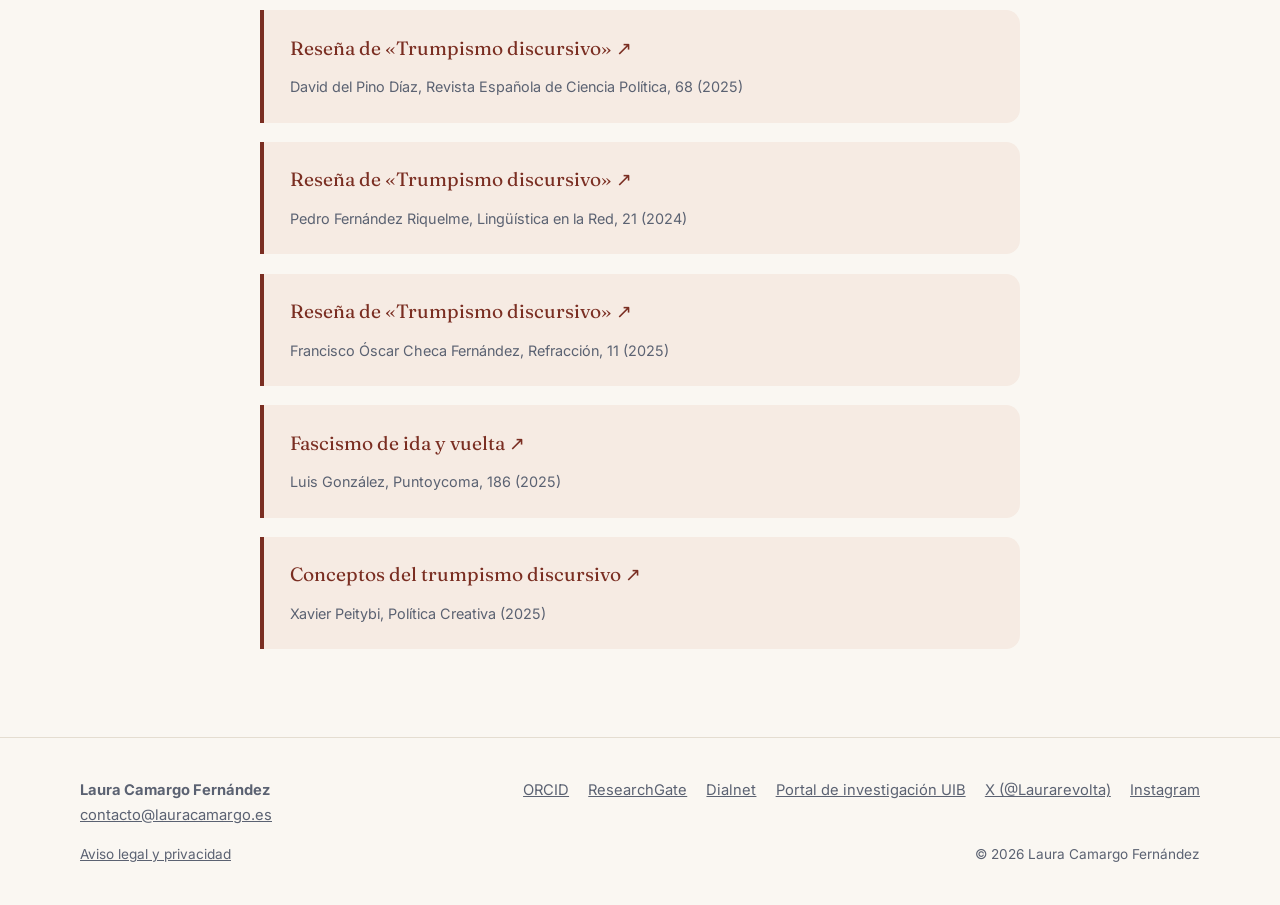
<file: libro.html>
<!DOCTYPE html>
<html lang="es">
<head>
<meta charset="utf-8">
<meta name="viewport" content="width=device-width, initial-scale=1">
<title>El libro · Laura Camargo Fernández</title>
<meta name="description" content="El libro de Laura Camargo Fernández: sinopsis, reseñas y dónde comprarlo.">
<meta property="og:title" content="El libro · Laura Camargo Fernández">
<meta property="og:description" content="El libro de Laura Camargo Fernández: sinopsis, reseñas y dónde comprarlo.">
<link rel="icon" href="assets/favicon.svg" type="image/svg+xml">
<link rel="preconnect" href="https://fonts.googleapis.com">
<link rel="preconnect" href="https://fonts.gstatic.com" crossorigin>
<link href="https://fonts.googleapis.com/css2?family=Fraunces:opsz,wght@9..144,500;9..144,600&family=Inter:wght@400;600&display=swap" rel="stylesheet">
<link rel="stylesheet" href="assets/style.css">
</head>
<body data-page="libro">
<header class="site-header" id="cabecera"></header>
<main id="main"><div class="wrap seccion" style="min-height:60vh"></div></main>
<footer class="site-footer" id="pie"></footer>
<script src="assets/app.js" defer></script>
</body>
</html>
</file>
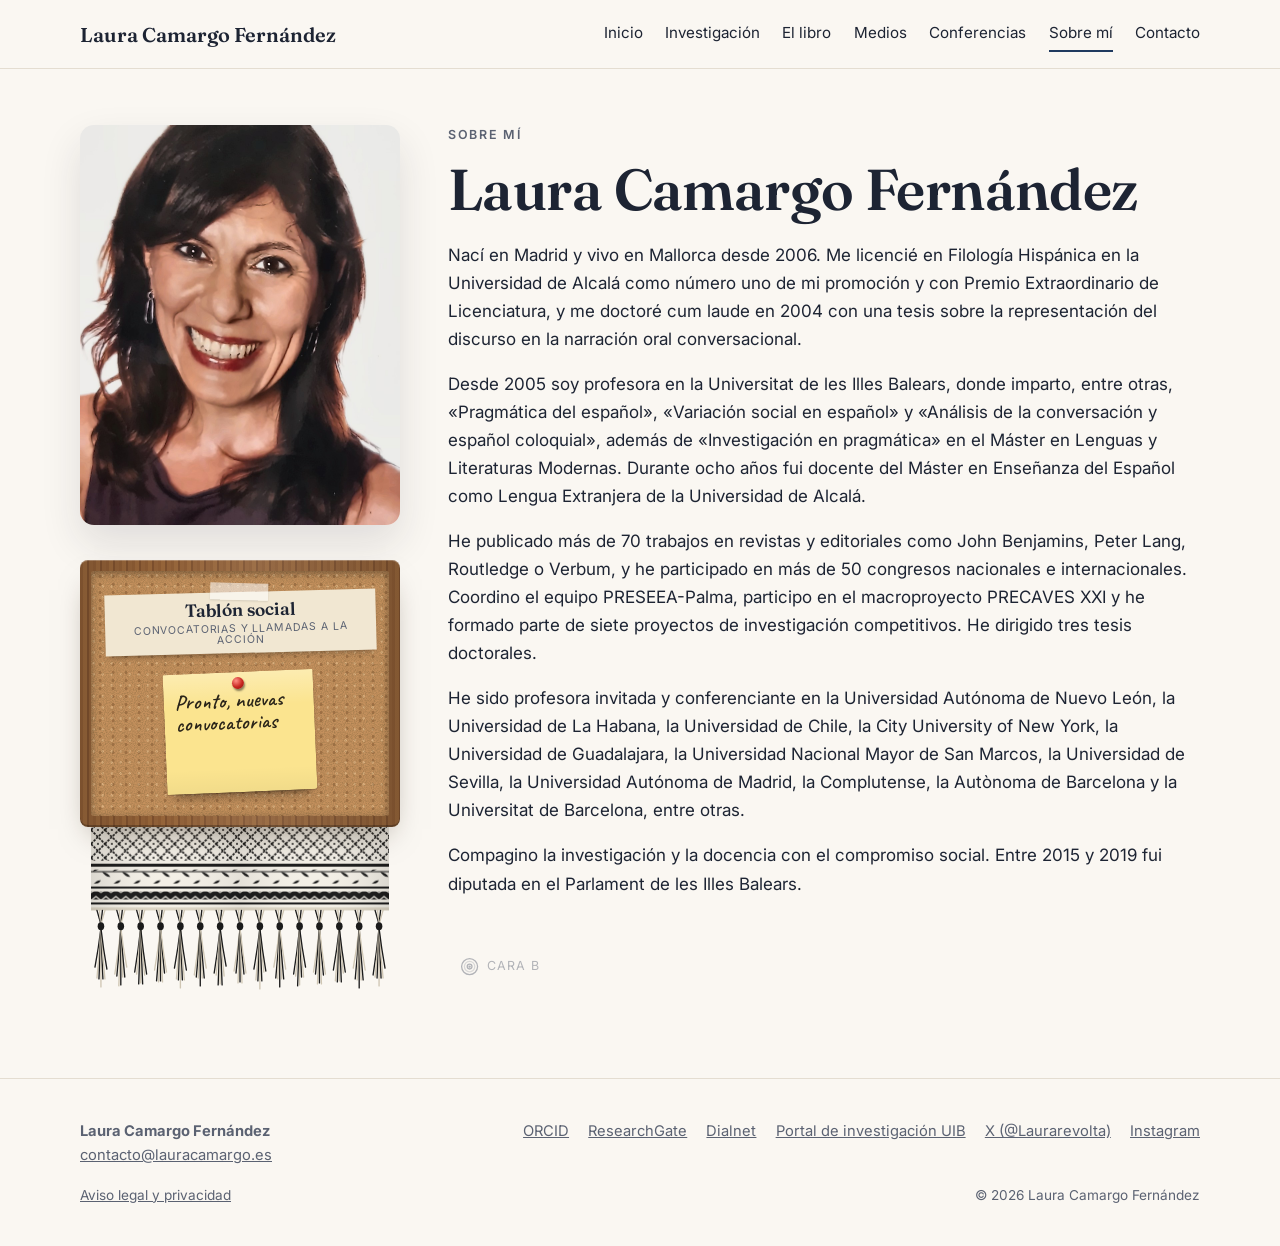
<file: sobre-mi.html>
<!DOCTYPE html>
<html lang="es">
<head>
<meta charset="utf-8">
<meta name="viewport" content="width=device-width, initial-scale=1">
<title>Sobre mí · Laura Camargo Fernández</title>
<meta name="description" content="Biografía y trayectoria de Laura Camargo Fernández.">
<meta property="og:title" content="Sobre mí · Laura Camargo Fernández">
<meta property="og:description" content="Biografía y trayectoria de Laura Camargo Fernández.">
<link rel="icon" href="assets/favicon.svg" type="image/svg+xml">
<link rel="preconnect" href="https://fonts.googleapis.com">
<link rel="preconnect" href="https://fonts.gstatic.com" crossorigin>
<link href="https://fonts.googleapis.com/css2?family=Caveat:wght@600&family=Fraunces:opsz,wght@9..144,500;9..144,600&family=Inter:wght@400;600&display=swap" rel="stylesheet">
<link rel="stylesheet" href="assets/style.css">
</head>
<body data-page="sobre-mi">
<header class="site-header" id="cabecera"></header>
<main id="main"><div class="wrap seccion" style="min-height:60vh"></div></main>
<footer class="site-footer" id="pie"></footer>
<script src="assets/app.js" defer></script>
</body>
</html>
</file>
<file: assets/style.css>
:root {
  --papel: #faf7f2;
  --tinta: #1d2433;
  --suave: #5b6272;
  --linea: #e4ddd1;
  --acento: #1f3a5f;
  --libro: #7a2e22;
  --libro-claro: #f6ebe3;
  --serif: "Fraunces", Georgia, "Times New Roman", serif;
  --sans: "Inter", system-ui, -apple-system, "Segoe UI", Roboto, sans-serif;
  --radio: 14px;
}

* { box-sizing: border-box; }
html { scroll-behavior: smooth; }
body {
  margin: 0;
  background: var(--papel);
  color: var(--tinta);
  font: 17px/1.65 var(--sans);
  -webkit-font-smoothing: antialiased;
}
img { max-width: 100%; display: block; }
a { color: var(--acento); }
h1, h2, h3 { font-family: var(--serif); font-weight: 600; line-height: 1.15; letter-spacing: -0.01em; }
h1 { font-size: clamp(2.2rem, 5vw, 3.6rem); margin: 0.2em 0 0.3em; }
h2 { font-size: clamp(1.6rem, 3vw, 2.2rem); margin: 1.6em 0 0.5em; }
h3 { font-size: 1.25rem; margin: 0.4em 0; }
.wrap { width: min(1120px, 100% - 2.5rem); margin-inline: auto; }
.estrecha { max-width: 760px; }
.kicker { text-transform: uppercase; letter-spacing: 0.14em; font-size: 0.78rem; font-weight: 600; color: var(--suave); margin: 0; }
.lead { font-size: 1.2rem; color: var(--suave); }
.seccion { padding: 3.5rem 0; }

/* Cabecera */
.site-header { position: sticky; top: 0; z-index: 10; background: rgba(250, 247, 242, 0.92); backdrop-filter: blur(8px); border-bottom: 1px solid var(--linea); }
.header-inner { display: flex; align-items: center; justify-content: space-between; gap: 1rem; min-height: 68px; }
.brand { font-family: var(--serif); font-size: 1.25rem; font-weight: 600; color: var(--tinta); text-decoration: none; }
nav { display: flex; gap: 1.4rem; flex-wrap: wrap; }
nav a { color: var(--tinta); text-decoration: none; font-size: 0.95rem; padding: 0.3rem 0; border-bottom: 2px solid transparent; }
nav a:hover, nav a[aria-current="page"] { border-color: var(--acento); }
.menu-btn { display: none; background: none; border: 0; padding: 0.5rem; cursor: pointer; }
.menu-btn span { display: block; width: 24px; height: 2px; background: var(--tinta); margin: 5px 0; }

/* Botones */
.acciones { display: flex; flex-wrap: wrap; gap: 0.8rem; margin-top: 1.6rem; }
.btn { display: inline-block; padding: 0.8rem 1.4rem; border-radius: 999px; background: var(--acento); color: #fff; text-decoration: none; font-weight: 600; font-size: 0.95rem; border: 2px solid var(--acento); transition: transform 0.15s ease, opacity 0.15s ease; }
.btn:hover { transform: translateY(-1px); opacity: 0.92; }
.btn-ghost { background: transparent; color: var(--acento); }
.btn-claro { background: #fff; color: var(--libro); border-color: #fff; }
.btn-ghost-claro { background: transparent; color: #fff; border-color: rgba(255, 255, 255, 0.7); }

/* Portada de inicio */
.hero { padding: 4.5rem 0 3.5rem; }
.hero-inner { display: grid; grid-template-columns: 1.4fr 1fr; gap: 3rem; align-items: center; }
.retrato { width: 100%; aspect-ratio: 4 / 5; object-fit: cover; border-radius: var(--radio); }
.retrato-vacio { display: grid; place-items: center; background: linear-gradient(145deg, #dfe6ef, #c9d3e1); color: var(--acento); font-family: var(--serif); font-size: 4rem; }

/* Libro */
.libro-destacado, .libro-pagina { background: var(--libro); color: #fff; padding: 4rem 0; }
.libro-pagina { padding: 5rem 0; }
.libro-destacado .kicker, .libro-pagina .kicker { color: rgba(255, 255, 255, 0.75); }
.libro-inner { display: grid; grid-template-columns: 260px 1fr; gap: 3rem; align-items: center; }
.libro-pagina .libro-inner { grid-template-columns: 340px 1fr; }
.libro-destacado h2, .libro-pagina h1 { margin-top: 0.3em; }
.subtitulo { font-family: var(--serif); font-style: italic; font-size: 1.25rem; opacity: 0.9; margin: 0; }
.gancho { font-size: 1.15rem; max-width: 40ch; opacity: 0.95; }
.portada { width: 100%; aspect-ratio: 2 / 3; object-fit: cover; border-radius: 6px; box-shadow: 0 25px 50px rgba(0, 0, 0, 0.35); }
.portada-vacia { display: flex; flex-direction: column; justify-content: space-between; padding: 1.6rem; background: #f4ede3; color: var(--libro); font-family: var(--serif); font-size: 1.5rem; line-height: 1.2; }
.portada-vacia small { font-family: var(--sans); font-size: 0.8rem; letter-spacing: 0.1em; text-transform: uppercase; }
.resenas { display: grid; gap: 1.2rem; }
blockquote { margin: 0; padding: 1.4rem 1.6rem; background: var(--libro-claro); border-left: 4px solid var(--libro); border-radius: 0 var(--radio) var(--radio) 0; }
blockquote p { font-family: var(--serif); font-size: 1.2rem; margin: 0 0 0.5rem; }
cite { color: var(--suave); font-style: normal; font-size: 0.9rem; }

/* Tarjetas de investigación */
.presentacion { font-size: 1.15rem; max-width: 70ch; }
.seccion-cab { display: flex; justify-content: space-between; align-items: baseline; gap: 1rem; margin-top: 2rem; }
.seccion-cab h2 { margin: 0; }
.seccion-cab a { white-space: nowrap; }
.tarjetas { display: grid; grid-template-columns: repeat(auto-fit, minmax(260px, 1fr)); gap: 1.2rem; margin-top: 1.4rem; }
.tarjeta { display: flex; flex-direction: column; padding: 1.6rem; background: #fff; border: 1px solid var(--linea); border-radius: var(--radio); text-decoration: none; color: var(--tinta); transition: border-color 0.15s, transform 0.15s; }
.tarjeta:hover { border-color: var(--acento); transform: translateY(-2px); }
.tarjeta p { color: var(--suave); flex: 1; }
.num { font-family: var(--serif); color: var(--acento); font-size: 1.1rem; opacity: 0.7; }
.mas { color: var(--acento); font-weight: 600; font-size: 0.9rem; }

/* Página de investigación */
.cabecera { padding: 3.5rem 0 1rem; }
.indice { display: flex; flex-wrap: wrap; gap: 0.6rem 1.4rem; padding: 0; list-style: none; counter-reset: i; }
.indice li { counter-increment: i; }
.indice li::before { content: counter(i, decimal-leading-zero) " "; color: var(--suave); font-family: var(--serif); }
.linea { display: grid; grid-template-columns: 70px 1fr; gap: 1rem; padding: 2.5rem 0; border-top: 1px solid var(--linea); scroll-margin-top: 90px; }
.linea .num { font-size: 2rem; }
.linea h2 { margin-top: 0; }
.pubs { padding-left: 1.2rem; }
.pubs li { margin-bottom: 0.5rem; }

/* Medios */
.filtros { display: flex; flex-wrap: wrap; gap: 0.5rem; margin-top: 1.5rem; }
.filtro { font: inherit; font-size: 0.9rem; padding: 0.45rem 1rem; border-radius: 999px; border: 1px solid var(--linea); background: #fff; cursor: pointer; }
.filtro[aria-pressed="true"] { background: var(--tinta); color: #fff; border-color: var(--tinta); }
.medios-lista { display: grid; grid-template-columns: repeat(auto-fill, minmax(320px, 1fr)); gap: 1.2rem; margin: 1.4rem auto 4rem; }
.medio { padding: 1.5rem; background: #fff; border: 1px solid var(--linea); border-radius: var(--radio); }
.medio h3 a { color: var(--tinta); text-decoration: none; }
.medio h3 a:hover { color: var(--acento); text-decoration: underline; }
.medio-meta { display: flex; justify-content: space-between; align-items: center; font-size: 0.85rem; color: var(--suave); }
.etiqueta { background: #e9eef5; color: var(--acento); padding: 0.15rem 0.6rem; border-radius: 999px; font-weight: 600; font-size: 0.75rem; text-transform: uppercase; letter-spacing: 0.06em; }
.medio-fuente { color: var(--suave); margin: 0; font-size: 0.95rem; }
.video { position: relative; aspect-ratio: 16 / 9; margin-top: 1rem; border-radius: 10px; overflow: hidden; }
.video iframe { position: absolute; inset: 0; width: 100%; height: 100%; border: 0; }

/* Sobre mí y contacto */
.sobre { display: grid; grid-template-columns: 320px 1fr; gap: 3rem; align-items: start; }
.email-grande { font-family: var(--serif); font-size: clamp(1.4rem, 3vw, 2rem); }
.enlaces { padding-left: 1.2rem; }

/* Pie */
.site-footer { border-top: 1px solid var(--linea); padding: 2.5rem 0; margin-top: 2rem; font-size: 0.92rem; color: var(--suave); }
.footer-inner { display: grid; grid-template-columns: 1fr auto; gap: 1rem 2rem; }
.footer-links { display: flex; gap: 1.2rem; flex-wrap: wrap; justify-content: flex-end; }
.legal { grid-column: 1 / -1; display: flex; justify-content: space-between; flex-wrap: wrap; gap: 1rem; font-size: 0.85rem; }
.site-footer a { color: var(--suave); }

/* Móvil */
@media (max-width: 860px) {
  .menu-btn { display: block; }
  nav { display: none; position: absolute; top: 68px; left: 0; right: 0; flex-direction: column; gap: 0; background: var(--papel); border-bottom: 1px solid var(--linea); padding: 0.5rem 1.25rem 1rem; }
  .menu-abierto nav { display: flex; }
  nav a { padding: 0.7rem 0; border-bottom: 1px solid var(--linea); }
  .hero-inner, .libro-inner, .libro-pagina .libro-inner, .sobre { grid-template-columns: 1fr; }
  .hero-retrato { max-width: 300px; order: -1; }
  .libro-portada { max-width: 220px; }
  .sobre-retrato { max-width: 260px; }
  .linea { grid-template-columns: 1fr; }
  .footer-inner { grid-template-columns: 1fr; }
  .footer-links { justify-content: flex-start; }
  .medios-lista { grid-template-columns: 1fr; }
}

/* ---------- Medios y conferencias (v1.1) ---------- */
.pagina-hero { background: linear-gradient(180deg, #f1ebe1 0%, var(--papel) 100%); padding: 3.8rem 0 2.2rem; }
.pagina-hero .lead { max-width: 46rem; }
.pagina-hero .lead p { margin: 0.3rem 0; }
.cifras { display: flex; flex-wrap: wrap; gap: 0.8rem; margin: 1.6rem 0 0.4rem; }
.cifra { background: #fff; border-radius: 14px; padding: 0.8rem 1.2rem; box-shadow: 0 8px 24px rgba(29, 36, 51, 0.06); display: flex; align-items: baseline; gap: 0.5rem; }
.cifra strong { font-family: var(--serif); font-size: 1.7rem; color: var(--acento); line-height: 1; }
.cifra span { font-size: 0.88rem; color: var(--suave); }
.pagina-hero .filtros { margin-top: 1.4rem; }
.filtro { transition: all 0.15s; background: var(--papel); }
.filtro:hover { border-color: var(--acento); }
.filtro[aria-pressed="true"] { background: var(--acento); border-color: var(--acento); }

.medios-lista { grid-template-columns: repeat(auto-fill, minmax(290px, 1fr)); gap: 1.5rem; }
.medios-pagina { margin-top: 2rem; }
.medio { padding: 0; display: flex; flex-direction: column; overflow: hidden; border: 0; border-radius: 16px; background: #fff; box-shadow: 0 10px 30px rgba(29, 36, 51, 0.07); color: var(--tinta); text-decoration: none; transition: transform 0.2s ease, box-shadow 0.2s ease; }
.medio[hidden] { display: none; }
a.medio:hover { transform: translateY(-4px); box-shadow: 0 20px 44px rgba(29, 36, 51, 0.13); }
.cover { position: relative; aspect-ratio: 16 / 9; overflow: hidden; background: #e9e3d8; }
.cover-foto img { width: 100%; height: 100%; object-fit: cover; display: block; transition: transform 0.4s ease; }
a.medio:hover .cover-foto img { transform: scale(1.04); }
.cover-play { position: absolute; inset: 0; margin: auto; width: 3.6rem; height: 3.6rem; border-radius: 50%; background: rgba(255, 255, 255, 0.92); color: var(--libro); display: grid; place-items: center; box-shadow: 0 6px 20px rgba(0, 0, 0, 0.25); }
.cover-play svg { width: 1.6rem; height: 1.6rem; margin-left: 0.2rem; }
.cover-gen { background: radial-gradient(circle at 20% 15%, rgba(255, 255, 255, 0.12), transparent 45%), linear-gradient(135deg, var(--c1), var(--c2)); color: #fff; display: flex; flex-direction: column; justify-content: space-between; padding: 1.2rem 1.3rem; }
.cover-gen::after { content: ""; position: absolute; inset: 0; background-image: radial-gradient(rgba(255, 255, 255, 0.09) 1px, transparent 1px); background-size: 14px 14px; pointer-events: none; }
.cover-fondo { position: absolute; right: -1.2rem; bottom: -1.6rem; width: 9.5rem; height: 9.5rem; opacity: 0.13; stroke-width: 1.1; }
.cover-icono { width: 2.6rem; height: 2.6rem; border-radius: 50%; background: rgba(255, 255, 255, 0.16); display: grid; place-items: center; position: relative; z-index: 1; }
.cover-icono svg { width: 1.3rem; height: 1.3rem; }
.cover-medio { font-family: var(--serif); font-size: 1.3rem; line-height: 1.2; font-weight: 600; max-width: 85%; position: relative; z-index: 1; display: -webkit-box; -webkit-line-clamp: 2; -webkit-box-orient: vertical; overflow: hidden; }
.medio-cuerpo { padding: 1.2rem 1.35rem 1.35rem; display: flex; flex-direction: column; flex: 1; }
.medio-cuerpo h3 { font-size: 1.12rem; line-height: 1.3; margin: 0.65rem 0 0.35rem; }
.medio .etiqueta { background: color-mix(in srgb, var(--c1) 12%, #fff); color: var(--c1); }
.medio-meta time { font-size: 0.82rem; }
.medio-fuente { font-size: 0.9rem; }
.medio-desc { color: var(--suave); font-size: 0.92rem; margin: 0.4rem 0 0; }
.medio-cta { margin-top: auto; padding-top: 0.9rem; font-weight: 600; font-size: 0.9rem; color: var(--acento); }
a.medio:hover .medio-cta { text-decoration: underline; }

.conferencias-pagina { margin: 1rem auto 4rem; }
.anio-grupo[hidden] { display: none; }
.anio { display: flex; align-items: center; gap: 1rem; margin: 2.4rem 0 1.2rem; font-size: 1.9rem; color: var(--acento); }
.anio::after { content: ""; flex: 1; height: 1px; background: var(--linea); }
.anio-grupo .medios-lista { margin: 0; }
@media (max-width: 700px) {
  .pagina-hero { padding: 2.4rem 0 1.6rem; }
  .cifra { padding: 0.6rem 0.9rem; }
  .cifra strong { font-size: 1.4rem; }
}
.medio .etiqueta { white-space: nowrap; }
@media (max-width: 700px) { .cifras { gap: 0.5rem; } .cifra { padding: 0.45rem 0.8rem; } .cifra strong { font-size: 1.2rem; } .cifra span { font-size: 0.8rem; } }

/* ---------- Investigación (v1.2) ---------- */
.lineas-grid { display: grid; grid-template-columns: repeat(auto-fit, minmax(200px, 1fr)); gap: 1rem; margin: 2rem 0 1rem; }
.linea-card { position: relative; overflow: hidden; display: flex; flex-direction: column; gap: 0.6rem; min-height: 12rem; padding: 1.2rem; border-radius: 16px; color: #fff; text-decoration: none; background: radial-gradient(circle at 20% 15%, rgba(255,255,255,.12), transparent 45%), linear-gradient(135deg, var(--c1), var(--c2)); box-shadow: 0 10px 30px rgba(29,36,51,.10); transition: transform .2s, box-shadow .2s; }
.linea-card::after { content: ""; position: absolute; inset: 0; background-image: radial-gradient(rgba(255,255,255,.09) 1px, transparent 1px); background-size: 14px 14px; pointer-events: none; }
.linea-card:hover { transform: translateY(-4px); box-shadow: 0 20px 44px rgba(29,36,51,.18); }
.linea-card-top { display: flex; justify-content: space-between; align-items: center; }
.linea-card-top svg { width: 2.4rem; height: 2.4rem; padding: .55rem; border-radius: 50%; background: rgba(255,255,255,.16); }
.linea-card-top b { font-family: var(--serif); font-size: 1.6rem; opacity: .5; }
.linea-card h3 { color: #fff; font-size: 1.08rem; line-height: 1.25; margin: auto 0 0; position: relative; z-index: 1; }
.linea-card-n { font-size: .8rem; opacity: .85; position: relative; z-index: 1; }

.lineas-detalle { margin-bottom: 3rem; }
.linea-bloque { display: grid; grid-template-columns: 9rem 1fr; gap: 2.2rem; padding: 2.6rem 0; border-bottom: 1px solid var(--linea); scroll-margin-top: 5rem; }
.linea-bloque:last-child { border-bottom: 0; }
.linea-panel { position: sticky; top: 6rem; align-self: start; aspect-ratio: 1; border-radius: 18px; color: #fff; display: flex; flex-direction: column; justify-content: space-between; padding: 1rem 1.1rem; background: linear-gradient(135deg, var(--c1), var(--c2)); box-shadow: 0 12px 30px rgba(29,36,51,.12); }
.linea-num { font-family: var(--serif); font-size: 2.4rem; font-weight: 600; line-height: 1; }
.linea-icono { width: 2.6rem; height: 2.6rem; align-self: flex-end; opacity: .85; }
.linea-texto h2 { margin-top: 0; color: var(--c1); }
.linea-texto .lead { color: var(--tinta); }
.btn-linea { background: var(--c1); border-color: var(--c1); cursor: pointer; font-family: inherit; margin-top: .6rem; }

.publicaciones-sec { background: linear-gradient(180deg, #f1ebe1 0%, var(--papel) 100%); padding: 3.5rem 0 3rem; scroll-margin-top: 4rem; }
.sec-titulo { margin: .2rem 0 1rem; }
.filtros-tipo { margin-top: .6rem; }
.filtro .punto { display: inline-block; width: .6rem; height: .6rem; border-radius: 50%; margin-right: .45rem; vertical-align: .05rem; }
.filtro[aria-pressed="true"] .punto { box-shadow: 0 0 0 2px #fff; }
.pubs-lista { display: grid; gap: 1rem; }
.pub { display: grid; grid-template-columns: 3.2rem 1fr; gap: 1.1rem; background: #fff; border-radius: 16px; padding: 1.3rem 1.4rem; box-shadow: 0 8px 24px rgba(29,36,51,.06); border-left: 5px solid var(--c1); }
.pub[hidden], .pub-anio[hidden] { display: none; }
.pub-icono { width: 3.2rem; height: 3.2rem; border-radius: 12px; display: grid; place-items: center; color: #fff; background: linear-gradient(135deg, var(--c1), var(--c2)); }
.pub-icono svg { width: 1.5rem; height: 1.5rem; }
.pub-meta { display: flex; flex-wrap: wrap; gap: .5rem; align-items: center; }
.pub .etiqueta { background: color-mix(in srgb, var(--c1) 12%, #fff); color: var(--c1); white-space: nowrap; }
.pub-linea { font-size: .78rem; color: var(--suave); }
.pub h3 { font-size: 1.12rem; line-height: 1.3; margin: .55rem 0 .4rem; }
.pub-autores { margin: 0; font-size: .92rem; font-weight: 600; }
.pub-fuente { margin: .15rem 0 0; font-size: .92rem; font-style: italic; color: var(--suave); }
.pub-enlace { display: inline-block; margin-top: .6rem; font-weight: 600; font-size: .9rem; color: var(--c1); text-decoration: none; }
.pub-enlace:hover { text-decoration: underline; }
.pub-anio .anio { font-size: 1.6rem; margin: 2rem 0 1rem; }

.proyectos-sec { padding: 3rem 0 4rem; }
.proyectos-lista { display: grid; grid-template-columns: repeat(auto-fill, minmax(280px, 1fr)); gap: 1.2rem; margin-top: 1.5rem; }
.proyecto { background: #fff; border-radius: 16px; padding: 1.4rem; box-shadow: 0 10px 30px rgba(29,36,51,.07); border-top: 4px solid var(--acento); }
.proyecto-periodo { display: inline-block; background: var(--acento); color: #fff; border-radius: 999px; padding: .2rem .75rem; font-size: .8rem; font-weight: 600; }
.proyecto h3 { font-size: 1.05rem; line-height: 1.3; margin: .8rem 0; }
.proyecto p { margin: .5rem 0 0; font-size: .9rem; }
.proyecto small { display: block; font-size: .7rem; text-transform: uppercase; letter-spacing: .08em; color: var(--suave); }
.proyecto-codigo { font-family: ui-monospace, monospace; font-size: .8rem !important; color: var(--suave); }
@media (max-width: 760px) {
  .linea-bloque { grid-template-columns: 1fr; gap: 1rem; padding: 2rem 0; }
  .linea-panel { position: static; aspect-ratio: auto; flex-direction: row; align-items: center; padding: .8rem 1rem; }
  .linea-num { font-size: 1.6rem; }
  .linea-icono { width: 1.8rem; height: 1.8rem; align-self: center; }
  .pub { grid-template-columns: 1fr; padding: 1.1rem; }
  .pub-icono { width: 2.4rem; height: 2.4rem; }
}

/* v1.3: sin numeración */
.linea-panel { justify-content: center; align-items: center; }
.linea-icono { width: 3.4rem; height: 3.4rem; align-self: center; }
.linea-card-top { justify-content: flex-start; }
.nota-seleccion { font-size: 1rem; margin: 0 0 1.4rem; max-width: 48rem; }
.nota-seleccion a { color: var(--acento); }
@media (max-width: 760px) { .linea-panel { justify-content: flex-start; } .linea-icono { width: 2rem; height: 2rem; } }
.lineas-grid { grid-template-columns: repeat(3, 1fr); }
.linea-card { min-height: 9.5rem; }
@media (max-width: 900px) { .lineas-grid { grid-template-columns: repeat(2, 1fr); } }
@media (max-width: 560px) { .lineas-grid { grid-template-columns: 1fr; } }

/* ---------- Easter egg BKC ---------- */
.bkc-trigger { margin-top: 2.2rem; display: inline-flex; align-items: center; gap: .45rem; background: none; border: 1px dashed transparent; border-radius: 999px; padding: .35rem .7rem; color: var(--suave); opacity: .45; font: inherit; font-size: .78rem; letter-spacing: .08em; text-transform: uppercase; cursor: pointer; transition: all .25s; }
.bkc-trigger svg { width: 1.2rem; height: 1.2rem; fill: none; stroke: currentColor; stroke-width: 1.6; stroke-linecap: round; stroke-linejoin: round; }
.bkc-trigger:hover, .bkc-trigger:focus-visible { opacity: 1; color: var(--libro); border-color: var(--libro); transform: rotate(-3deg); }
.bkc-trigger:hover svg { animation: girar 1.2s linear infinite; }
body.bkc-abierto { overflow: hidden; }
.bkc { position: fixed; inset: 0; z-index: 100; display: grid; place-items: center; padding: 1.2rem; background: rgba(12, 12, 14, .78); backdrop-filter: blur(6px); opacity: 0; transition: opacity .3s; }
.bkc.visible { opacity: 1; }
.bkc-caja { position: relative; width: min(1000px, 100%); max-height: calc(100vh - 2.4rem); overflow: auto; display: grid; grid-template-columns: 340px 1fr; gap: 2.4rem; padding: 2.6rem; border-radius: 22px; color: #f4efe6; background: radial-gradient(circle at 15% 10%, rgba(232, 197, 71, .18), transparent 40%), radial-gradient(circle at 90% 90%, rgba(122, 46, 34, .45), transparent 45%), #141417; box-shadow: 0 30px 80px rgba(0, 0, 0, .5); transform: translateY(20px) rotate(-1deg); transition: transform .35s cubic-bezier(.2, .9, .3, 1.3); }
.bkc.visible .bkc-caja { transform: none; }
.bkc-caja::before { content: ""; position: absolute; inset: 0; border-radius: inherit; pointer-events: none; opacity: .07; background-image: repeating-linear-gradient(45deg, #fff 0 1px, transparent 1px 6px); }
.bkc-cerrar { position: absolute; top: .8rem; right: 1rem; background: none; border: 0; color: #f4efe6; font-size: 2rem; line-height: 1; cursor: pointer; opacity: .7; }
.bkc-cerrar:hover { opacity: 1; }
.bkc-izq { display: flex; flex-direction: column; align-items: center; justify-content: center; gap: 1rem; }
.tocadiscos { position: relative; width: 92%; }
.vinilo { width: 100%; display: block; cursor: pointer; filter: drop-shadow(0 14px 24px rgba(0, 0, 0, .55)); }
.vinilo:focus-visible { outline: 2px solid #e8c547; outline-offset: 4px; border-radius: 50%; }
.brazo { position: absolute; inset: 0; width: 100%; height: 100%; overflow: visible; pointer-events: none; filter: drop-shadow(0 6px 8px rgba(0, 0, 0, .5)); }
.brazo-g { transform-box: view-box; transform-origin: 192px 22px; transform: rotate(-30deg); transition: transform 1s cubic-bezier(.4, .1, .2, 1); }
.sonando .brazo-g { transform: rotate(0deg); }
.vinilo .disco { transform-box: fill-box; transform-origin: center; animation: girar 1.8s linear infinite; animation-play-state: paused; }
.sonando .vinilo .disco { animation-play-state: running; }
.bkc-spotify-wrap iframe, .bkc-spotify { border: 0; border-radius: 14px; margin: .6rem 0 1rem; display: block; width: 100%; }
@keyframes girar { to { transform: rotate(360deg); } }
.bkc-pista { font-family: 'Permanent Marker', cursive; color: #e8c547; font-size: 1.05rem; transform: rotate(-4deg); margin: 0; }
.bkc-kicker { text-transform: uppercase; letter-spacing: .14em; font-size: .75rem; color: #e8c547; margin: 0; }
.bkc-tag { font-family: 'Permanent Marker', cursive; font-weight: 400; font-size: clamp(3.4rem, 8vw, 5.5rem); line-height: 1; margin: .3rem 0 .2rem; color: #f4efe6; text-shadow: 4px 4px 0 #7a2e22; transform: rotate(-2deg); transform-origin: left; }
.bkc-sub { margin: 0 0 1.2rem; font-weight: 600; color: #e8c547; }
.bkc-texto p { color: rgba(244, 239, 230, .88); line-height: 1.65; margin: 0 0 .9rem; }
.bkc-spotify { border: 0; border-radius: 14px; margin: .6rem 0 1rem; display: block; }
.bkc-enlaces { display: flex; flex-wrap: wrap; gap: .6rem; }
.bkc-btn { padding: .55rem 1rem; border-radius: 999px; border: 1px solid rgba(244, 239, 230, .35); color: #f4efe6; text-decoration: none; font-weight: 600; font-size: .88rem; transition: all .2s; }
.bkc-btn:hover { background: #e8c547; border-color: #e8c547; color: #141417; }
@media (max-width: 760px) {
  .bkc-caja { grid-template-columns: 1fr; padding: 2.2rem 1.3rem 1.5rem; gap: 1rem; }
  .bkc-izq { flex-direction: row; } .tocadiscos { width: 45%; } .bkc-pista { font-size: .9rem; }
}
@media (prefers-reduced-motion: reduce) { .vinilo .disco, .bkc-trigger:hover svg { animation: none; } .brazo-g { transition: none; } }

.bkc-foto { margin: 0; width: 100%; aspect-ratio: 508 / 344; overflow: hidden; border-radius: 3px; transform: rotate(3deg); box-shadow: 0 18px 36px rgba(0, 0, 0, .55); position: relative; z-index: 1; }
.bkc-foto img { width: 100%; height: 100%; object-fit: cover; display: block; filter: grayscale(1) contrast(1.12) brightness(1.04); }
.lp { position: relative; width: 100%; }
.lp .funda { position: relative; z-index: 2; display: block; width: 72%; aspect-ratio: 1; object-fit: cover; border-radius: 3px; box-shadow: 10px 16px 34px rgba(0, 0, 0, .65); }
.lp .tocadiscos { position: absolute; z-index: 1; right: 0; top: 50%; width: 72%; transform: translateY(-50%); }
.lp.sin-funda .tocadiscos { position: relative; top: 0; transform: none; width: 86%; margin: 0 auto 0 0; }
.bkc-izq.con-foto { justify-content: flex-start; }
.bkc-izq.con-foto .bkc-foto { width: 88%; margin-top: .4rem; transform: rotate(-3deg); }
.bkc-izq.con-foto .bkc-pista { margin: .2rem 0 .6rem; }
@media (max-width: 760px) {
  .bkc-izq.con-foto { flex-direction: column; }
  .bkc-izq.con-foto .lp { width: 80%; align-self: flex-start; margin-top: .8rem; }
  .bkc-izq.con-foto .bkc-foto { width: 82%; margin-top: 1.6rem; }
}

/* BKC: rejilla alineada (foto ↔ texto, disco ↔ Spotify) */
.bkc-caja { grid-template-areas: "recuerdo intro" "disco musica"; align-items: center; row-gap: 1.8rem; }
.bkc-izq, .bkc-der { display: contents; }
.bkc-recuerdo { grid-area: recuerdo; display: flex; flex-direction: column; align-items: center; gap: .9rem; }
.bkc-izq .lp { grid-area: disco; }
.bkc-intro { grid-area: intro; }
.bkc-musica { grid-area: musica; }
.bkc-musica .bkc-spotify-wrap iframe, .bkc-musica .bkc-spotify { margin-top: 0; }
@media (max-width: 760px) {
  .bkc-caja { grid-template-areas: "recuerdo" "intro" "disco" "musica"; row-gap: 1rem; }
  .bkc-izq.con-foto .lp, .bkc-izq .lp { width: 80%; justify-self: center; margin-top: 0; }
}

/* ---------- Tablón social (Sobre mí) ---------- */
.sobre-lateral { display: grid; gap: 2.2rem; align-content: start; }
.tablon { position: relative; }
.tablon-marco {
  position: relative; z-index: 1; padding: 11px; border-radius: 8px;
  background:
    linear-gradient(90deg, rgba(0,0,0,.10), transparent 25%, rgba(255,255,255,.08) 55%, rgba(0,0,0,.12)),
    repeating-linear-gradient(90deg, #8a5a33 0 3px, #956439 3px 7px, #7c4f2d 7px 9px, #8f5f37 9px 13px);
  box-shadow: 0 16px 30px -14px rgba(40,25,10,.5), inset 0 1px 0 rgba(255,255,255,.25), inset 0 -2px 0 rgba(0,0,0,.25);
}
.tablon-corcho {
  position: relative; border-radius: 3px; padding: 1.3rem .85rem 1.5rem; min-height: 240px;
  background-color: #c4905d;
  background-image:
    url("data:image/svg+xml,%3Csvg xmlns='http://www.w3.org/2000/svg' width='180' height='180'%3E%3Cfilter id='n'%3E%3CfeTurbulence type='fractalNoise' baseFrequency='.9' numOctaves='2' stitchTiles='stitch'/%3E%3CfeColorMatrix values='0 0 0 0 .30 0 0 0 0 .17 0 0 0 0 .06 1.4 0 0 0 -.5'/%3E%3C/filter%3E%3Crect width='100%25' height='100%25' filter='url(%23n)'/%3E%3C/svg%3E"),
    radial-gradient(circle at 30% 40%, rgba(255,226,180,.35) 0 1px, transparent 1.6px),
    radial-gradient(circle at 70% 70%, rgba(90,50,20,.35) 0 1.2px, transparent 1.8px);
  background-size: 180px 180px, 9px 11px, 13px 8px;
  box-shadow: inset 0 2px 9px rgba(0,0,0,.38);
}
.tablon-titulo {
  position: relative; display: table; margin: 0 auto; padding: .5rem 1rem .45rem; text-align: center;
  background: #f1e7d2; color: var(--tinta); font-size: 1.1rem; line-height: 1.1;
  transform: rotate(-1.5deg); box-shadow: 0 4px 7px -4px rgba(0,0,0,.5);
}
.tablon-titulo small { display: block; margin-top: .2rem; font-family: var(--sans); font-weight: 400; font-size: .66rem; letter-spacing: .08em; text-transform: uppercase; color: var(--suave); }
.tablon-titulo::before {
  content: ""; position: absolute; top: -9px; left: 50%; width: 58px; height: 17px; margin-left: -29px;
  background: rgba(255,255,255,.55); transform: rotate(3deg); box-shadow: 0 1px 2px rgba(0,0,0,.12);
}
.tablon-lista { list-style: none; margin: 1.2rem 0 0; padding: 0; display: grid; grid-template-columns: 1fr 1fr; gap: 1.1rem .75rem; }
.tablon-vacio { grid-template-columns: minmax(0, 150px); justify-content: center; }
.postit {
  position: relative; display: flex; flex-direction: column; gap: .28rem; height: 100%; min-height: 120px;
  padding: 1.15rem .7rem .75rem; color: #2a2419; text-decoration: none;
  background: linear-gradient(180deg, rgba(255,255,255,.3), transparent 28%, transparent 80%, rgba(0,0,0,.04)), var(--postit);
  transform: rotate(var(--giro, 0deg)); border-radius: 1px 1px 3px 1px;
  box-shadow: 0 1px 1px rgba(0,0,0,.15), 0 9px 12px -8px rgba(0,0,0,.55);
  transition: transform .2s ease, box-shadow .2s ease;
}
a.postit:hover, a.postit:focus-visible { transform: rotate(0deg) scale(1.05); box-shadow: 0 2px 2px rgba(0,0,0,.15), 0 16px 18px -10px rgba(0,0,0,.55); z-index: 2; }
.postit-amarillo { --postit: #fbe48f; }
.postit-rosa { --postit: #f6c4cf; }
.postit-verde { --postit: #c8e4b9; }
.postit-azul { --postit: #c2dcef; }
.postit-naranja { --postit: #f8ca9c; }
.postit-blanco { --postit: #f8f5ed; }
.chincheta {
  position: absolute; top: 5px; left: 50%; width: 12px; height: 12px; margin-left: -6px; border-radius: 50%;
  box-shadow: 1px 2px 2px rgba(0,0,0,.45);
}
.chincheta-rojo { background: radial-gradient(circle at 35% 30%, #ff8f84, #c8261f 55%, #7d1410); }
.chincheta-verde { background: radial-gradient(circle at 35% 30%, #7fd39a, #14803c 55%, #0b4d23); }
.chincheta-negro { background: radial-gradient(circle at 35% 30%, #8a8a8a, #222 55%, #000); }
.chincheta-blanco { background: radial-gradient(circle at 35% 30%, #fff, #e7e2d8 55%, #a9a296); }
.postit-tipo { font-size: .6rem; font-weight: 600; letter-spacing: .12em; text-transform: uppercase; opacity: .62; }
.postit-titulo { font-family: "Caveat", var(--serif); font-size: 1.32rem; font-weight: 600; line-height: 1; }
.postit-fecha { font-size: .74rem; font-weight: 600; }
.postit-lugar, .postit-texto { font-size: .7rem; line-height: 1.3; opacity: .8; }
.postit-mas { margin-top: auto; padding-top: .2rem; font-size: .7rem; font-weight: 600; text-decoration: underline; text-underline-offset: 2px; }
.kufiya { display: block; position: relative; z-index: 0; width: calc(100% - 22px); height: auto; margin: -4px auto 0; overflow: visible; }
.kufiya .borla { transform-box: fill-box; transform-origin: 50% 0; animation: borla 5s ease-in-out infinite; animation-delay: calc(var(--retraso) * -1); }
@keyframes borla { 0%, 100% { transform: rotate(-2.2deg); } 50% { transform: rotate(2.2deg); } }
@media (prefers-reduced-motion: reduce) { .kufiya .borla { animation: none; } .postit { transition: none; } }
@media (max-width: 860px) { .sobre-lateral { max-width: 360px; } }
@media (max-width: 380px) { .tablon-lista { grid-template-columns: 1fr; } }
</file>
